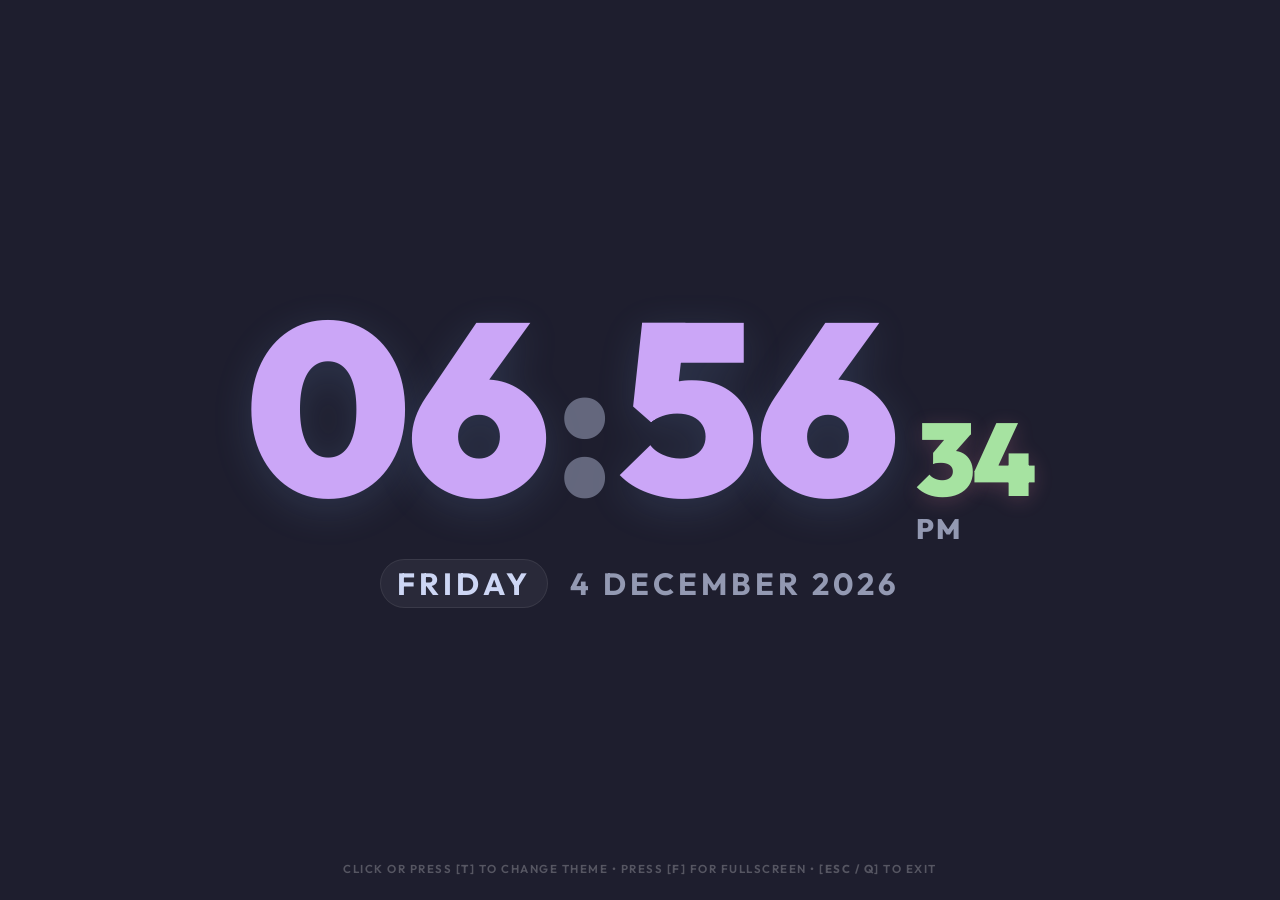
<file: config/clock/index.html>
<!DOCTYPE html>
<html lang="en">
<head>
    <meta charset="UTF-8">
    <meta name="viewport" content="width=device-width, initial-scale=1.0">
    <title>Modern Fullscreen Clock</title>
    <!-- Google Fonts for Ultra-Modern Typography -->
    <link rel="preconnect" href="https://fonts.googleapis.com">
    <link rel="preconnect" href="https://fonts.gstatic.com" crossorigin>
    <link href="https://fonts.googleapis.com/css2?family=Outfit:wght@600;800;900&family=Bebas+Neue&family=Space+Grotesk:wght@700&family=JetBrains+Mono:wght@800&family=Urbanist:wght@800;900&display=swap" rel="stylesheet">
    <style>
        * {
            margin: 0;
            padding: 0;
            box-sizing: border-box;
            user-select: none;
        }

        :root {
            --bg-color: #0b0c10;
            --text-color: #89b4fa;
            --sec-color: #f38ba8;
            --sub-color: #a6adc8;
            --font-family: 'Outfit', sans-serif;
        }

        body {
            background-color: var(--bg-color);
            color: var(--text-color);
            font-family: var(--font-family);
            height: 100vh;
            width: 100vw;
            display: flex;
            flex-direction: column;
            justify-content: center;
            align-items: center;
            overflow: hidden;
            transition: all 0.3s ease;
        }

        .container {
            text-align: center;
            display: flex;
            flex-direction: column;
            align-items: center;
            justify-content: center;
            width: 100%;
        }

        /* HUGE CLOCK DISPLAY */
        .time-wrapper {
            display: flex;
            align-items: baseline;
            justify-content: center;
            line-height: 0.9;
            letter-spacing: -2px;
        }

        .digits {
            font-size: 19vw;
            font-weight: 900;
            color: var(--text-color);
            text-shadow: 0 10px 40px rgba(137, 180, 250, 0.15);
        }

        .colon {
            font-size: 16vw;
            font-weight: 800;
            margin: 0 0.5vw;
            color: var(--sub-color);
            opacity: 0.6;
            animation: pulse 1s infinite alternate;
        }

        .seconds-box {
            display: flex;
            flex-direction: column;
            align-items: flex-start;
            margin-left: 1.5vw;
        }

        .seconds {
            font-size: 8vw;
            font-weight: 900;
            color: var(--sec-color);
            line-height: 1;
            text-shadow: 0 4px 20px rgba(243, 139, 168, 0.2);
        }

        .ampm {
            font-size: 2.2vw;
            font-weight: 800;
            color: var(--sub-color);
            letter-spacing: 2px;
            margin-top: 0.5vw;
        }

        /* DATE & DAY */
        .date-wrapper {
            margin-top: 2.5vh;
            font-size: 2.4vw;
            font-weight: 700;
            letter-spacing: 4px;
            text-transform: uppercase;
            color: var(--sub-color);
        }

        .day-badge {
            color: #cdd6f4;
            background: rgba(255, 255, 255, 0.05);
            padding: 4px 16px;
            border-radius: 999px;
            border: 1px solid rgba(255, 255, 255, 0.08);
            margin-right: 12px;
        }

        /* CONTROLS HINT */
        .controls-hint {
            position: absolute;
            bottom: 24px;
            font-size: 0.9vw;
            letter-spacing: 1.5px;
            color: rgba(255, 255, 255, 0.25);
            text-transform: uppercase;
            font-weight: 600;
            transition: opacity 0.5s;
        }

        body:hover .controls-hint {
            opacity: 0.8;
        }

        @keyframes pulse {
            0% { opacity: 0.3; }
            100% { opacity: 0.9; }
        }

        /* THEME VARIATIONS */
        body.theme-amoled {
            --bg-color: #000000;
            --text-color: #ffffff;
            --sec-color: #00f2fe;
            --sub-color: #888888;
        }

        body.theme-cyberpunk {
            --bg-color: #0f051d;
            --text-color: #f72585;
            --sec-color: #4cc9f0;
            --sub-color: #7209b7;
        }

        body.theme-gold {
            --bg-color: #0d0d0d;
            --text-color: #f6d365;
            --sec-color: #fda085;
            --sub-color: #999;
        }

        body.theme-catppuccin {
            --bg-color: #1e1e2e;
            --text-color: #cba6f7;
            --sec-color: #a6e3a1;
            --sub-color: #9399b2;
        }
    </style>
</head>
<body class="theme-catppuccin">
    <div class="container">
        <div class="time-wrapper">
            <span class="digits" id="hours">00</span>
            <span class="colon">:</span>
            <span class="digits" id="minutes">00</span>
            <div class="seconds-box">
                <span class="seconds" id="seconds">00</span>
                <span class="ampm" id="ampm">AM</span>
            </div>
        </div>
        <div class="date-wrapper">
            <span class="day-badge" id="day">MONDAY</span>
            <span id="date">17 AUGUST 2026</span>
        </div>
    </div>

    <div class="controls-hint">
        Click or Press <b>[T]</b> to Change Theme • Press <b>[F]</b> for Fullscreen • <b>[Esc / Q]</b> to Exit
    </div>

    <script>
        const hoursEl = document.getElementById('hours');
        const minutesEl = document.getElementById('minutes');
        const secondsEl = document.getElementById('seconds');
        const ampmEl = document.getElementById('ampm');
        const dayEl = document.getElementById('day');
        const dateEl = document.getElementById('date');

        function updateTime() {
            const now = new Date();
            let hours = now.getHours();
            const minutes = String(now.getMinutes()).padStart(2, '0');
            const seconds = String(now.getSeconds()).padStart(2, '0');
            const ampm = hours >= 12 ? 'PM' : 'AM';

            // 12-hour format for aesthetic balance
            hours = hours % 12 || 12;
            hoursEl.textContent = String(hours).padStart(2, '0');
            minutesEl.textContent = minutes;
            secondsEl.textContent = seconds;
            ampmEl.textContent = ampm;

            const days = ['SUNDAY', 'MONDAY', 'TUESDAY', 'WEDNESDAY', 'THURSDAY', 'FRIDAY', 'SATURDAY'];
            const months = ['JANUARY', 'FEBRUARY', 'MARCH', 'APRIL', 'MAY', 'JUNE', 'JULY', 'AUGUST', 'SEPTEMBER', 'OCTOBER', 'NOVEMBER', 'DECEMBER'];

            dayEl.textContent = days[now.getDay()];
            dateEl.textContent = `${now.getDate()} ${months[now.getMonth()]} ${now.getFullYear()}`;
        }

        setInterval(updateTime, 1000);
        updateTime();

        // Theme switching logic
        const themes = ['theme-catppuccin', 'theme-amoled', 'theme-cyberpunk', 'theme-gold'];
        let currentTheme = 0;

        function cycleTheme() {
            document.body.className = '';
            currentTheme = (currentTheme + 1) % themes.length;
            document.body.classList.add(themes[currentTheme]);
        }

        document.body.addEventListener('click', cycleTheme);

        window.addEventListener('keydown', (e) => {
            if (e.key.toLowerCase() === 't') {
                cycleTheme();
            } else if (e.key.toLowerCase() === 'f') {
                if (!document.fullscreenElement) {
                    document.documentElement.requestFullscreen();
                } else {
                    document.exitFullscreen();
                }
            } else if (e.key.toLowerCase() === 'q' || e.key === 'Escape') {
                window.close();
            }
        });
    </script>
</body>
</html>
</file>
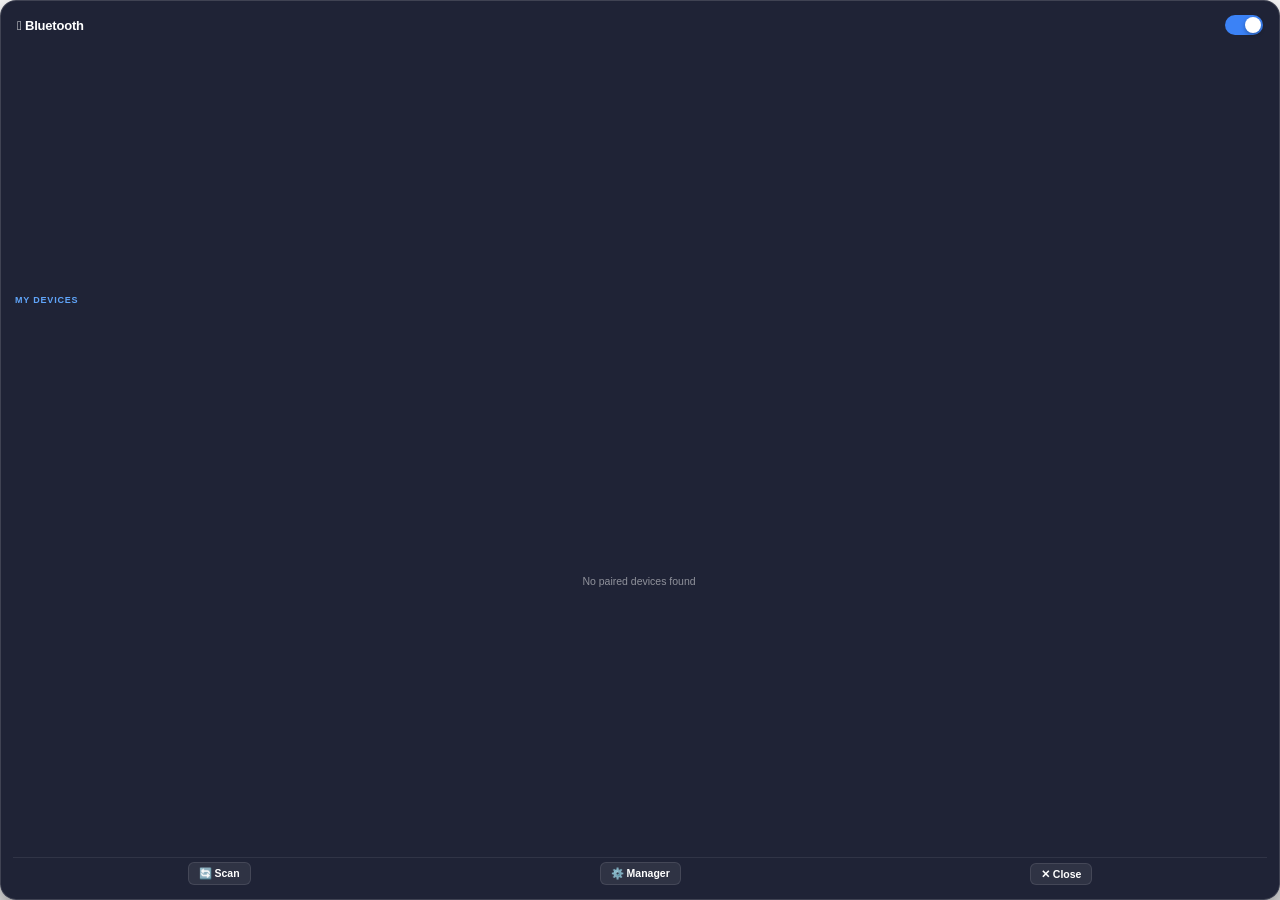
<file: config/waybar/scripts/bluetooth.html>
<!DOCTYPE html>
<html lang="en">
<head>
    <meta charset="UTF-8">
    <meta name="viewport" content="width=device-width, initial-scale=1.0">
    <title>Bluetooth Manager</title>
    <style>
        * {
            margin: 0;
            padding: 0;
            box-sizing: border-box;
            user-select: none;
            -webkit-user-select: none;
        }

        html, body {
            background-color: transparent !important;
            background: transparent !important;
            color: #f1f5f9;
            font-family: "SF Pro Display", "SF Pro Text", "SF Pro", -apple-system, sans-serif;
            overflow: hidden;
            width: 100%;
            height: 100%;
        }

        .card {
            background: rgba(22, 27, 46, 0.96);
            backdrop-filter: blur(30px);
            -webkit-backdrop-filter: blur(30px);
            border: 1px solid rgba(255, 255, 255, 0.15);
            border-radius: 16px;
            padding: 14px 12px;
            box-shadow: 0 16px 40px rgba(0, 0, 0, 0.6);
            display: flex;
            flex-direction: column;
            justify-content: space-between;
            width: 100%;
            height: 100%;
            gap: 8px;
        }

        /* Header & Toggle */
        .header {
            display: flex;
            justify-content: space-between;
            align-items: center;
            padding: 0 4px;
        }

        .title {
            font-size: 13px;
            font-weight: 700;
            letter-spacing: -0.2px;
            color: #ffffff;
            display: flex;
            align-items: center;
            gap: 6px;
        }

        /* macOS Toggle Switch */
        .switch {
            position: relative;
            display: inline-block;
            width: 38px;
            height: 20px;
        }

        .switch input { opacity: 0; width: 0; height: 0; }

        .slider {
            position: absolute;
            cursor: pointer;
            top: 0; left: 0; right: 0; bottom: 0;
            background-color: rgba(255, 255, 255, 0.2);
            transition: .3s;
            border-radius: 20px;
        }

        .slider:before {
            position: absolute;
            content: "";
            height: 16px;
            width: 16px;
            left: 2px;
            bottom: 2px;
            background-color: white;
            transition: .3s;
            border-radius: 50%;
            box-shadow: 0 2px 4px rgba(0,0,0,0.3);
        }

        input:checked + .slider { background-color: #3b82f6; }
        input:checked + .slider:before { transform: translateX(18px); }

        /* Status Banner */
        .status-banner {
            display: none;
            background: rgba(59, 130, 246, 0.2);
            border: 1px solid rgba(59, 130, 246, 0.4);
            border-radius: 6px;
            padding: 6px;
            font-size: 10.5px;
            font-weight: 600;
            color: #ffffff;
            text-align: center;
        }

        /* Connected Card */
        .conn-card {
            background: rgba(59, 130, 246, 0.12);
            border: 1px solid rgba(59, 130, 246, 0.3);
            border-radius: 10px;
            padding: 10px;
            display: flex;
            flex-direction: column;
            gap: 6px;
        }

        .conn-top {
            display: flex;
            justify-content: space-between;
            align-items: center;
        }

        .conn-name {
            font-size: 12.5px;
            font-weight: 700;
            color: #ffffff;
            display: flex;
            align-items: center;
            gap: 6px;
            max-width: 180px;
            white-space: nowrap;
            overflow: hidden;
            text-overflow: ellipsis;
        }

        .btn-disconnect {
            background: rgba(239, 68, 68, 0.2);
            border: 1px solid rgba(239, 68, 68, 0.4);
            color: #f87171;
            border-radius: 4px;
            padding: 2px 6px;
            font-size: 9.5px;
            font-weight: 600;
            cursor: pointer;
            transition: all 0.2s ease;
        }

        .btn-disconnect:hover {
            background: #ef4444;
            color: #ffffff;
        }

        /* Section Titles */
        .section-title {
            font-size: 9px;
            font-weight: 700;
            letter-spacing: 0.8px;
            color: #60a5fa;
            padding-left: 2px;
            margin-top: 2px;
        }

        /* Devices List */
        .devices-list {
            display: flex;
            flex-direction: column;
            gap: 4px;
            max-height: 170px;
            overflow-y: auto;
            padding-right: 2px;
        }

        .devices-list::-webkit-scrollbar { width: 4px; }
        .devices-list::-webkit-scrollbar-thumb { background: rgba(255, 255, 255, 0.2); border-radius: 2px; }

        .device-item {
            display: flex;
            justify-content: space-between;
            align-items: center;
            background: rgba(255, 255, 255, 0.04);
            border: 1px solid rgba(255, 255, 255, 0.06);
            border-radius: 8px;
            padding: 6px 8px;
            font-size: 11px;
            transition: all 0.2s ease;
        }

        .device-item:hover {
            background: rgba(255, 255, 255, 0.12);
            border-color: rgba(255, 255, 255, 0.15);
        }

        .dev-left {
            display: flex;
            align-items: center;
            gap: 7px;
            font-weight: 500;
            max-width: 180px;
            white-space: nowrap;
            overflow: hidden;
            text-overflow: ellipsis;
        }

        .btn-action {
            background: rgba(59, 130, 246, 0.25);
            border: 1px solid rgba(59, 130, 246, 0.4);
            color: #60a5fa;
            border-radius: 4px;
            padding: 2px 8px;
            font-size: 9.5px;
            font-weight: 600;
            cursor: pointer;
            transition: all 0.2s ease;
        }

        .btn-action:hover {
            background: #3b82f6;
            color: #ffffff;
        }

        .btn-action.connected {
            background: rgba(166, 227, 161, 0.2);
            border-color: #a6e3a1;
            color: #a6e3a1;
        }

        /* Bottom Actions Dock */
        .bottom-dock {
            display: flex;
            justify-content: space-around;
            align-items: center;
            padding-top: 4px;
            border-top: 1px solid rgba(255, 255, 255, 0.08);
        }

        .dock-btn {
            background: rgba(255, 255, 255, 0.07);
            border: 1px solid rgba(255, 255, 255, 0.1);
            color: #ffffff;
            border-radius: 6px;
            padding: 4px 10px;
            font-size: 10.5px;
            font-weight: 600;
            display: flex;
            align-items: center;
            gap: 5px;
            cursor: pointer;
            transition: all 0.2s ease;
        }

        .dock-btn:hover {
            background: rgba(255, 255, 255, 0.2);
            transform: scale(1.05);
        }
    </style>
</head>
<body>
    <div class="card">
        <!-- Header -->
        <div class="header">
            <span class="title">󰂯 Bluetooth</span>
            <label class="switch">
                <input type="checkbox" id="bt-toggle" checked onchange="toggleBt(this.checked)">
                <span class="slider"></span>
            </label>
        </div>

        <!-- Status Banner -->
        <div id="status-banner" class="status-banner"></div>

        <!-- Connected Card -->
        <div class="conn-card" id="conn-card" style="display:none;">
            <div class="conn-top">
                <span class="conn-name">🎧 <span id="active-name">Headphones</span></span>
                <button class="btn-disconnect" id="btn-active-disconnect" onclick="disconnectActive()">Disconnect</button>
            </div>
            <div style="font-size:10px; color:rgba(255,255,255,0.7); display:flex; justify-content:space-between;">
                <span>Status: <b style="color:#a6e3a1;">Connected</b></span>
                <span id="active-mac" style="font-family:monospace; opacity:0.6;"></span>
            </div>
        </div>

        <!-- My Devices -->
        <div class="section-title">MY DEVICES</div>
        <div class="devices-list" id="devices-list">
            <div style="text-align:center; padding:12px; font-size:10.5px; color:rgba(255,255,255,0.5);">No paired devices found</div>
        </div>

        <!-- Bottom Actions Dock -->
        <div class="bottom-dock">
            <div class="dock-btn" onclick="sendAction('scan')">🔄 Scan</div>
            <div class="dock-btn" onclick="sendAction('blueman')">⚙️ Manager</div>
            <div class="dock-btn" onclick="sendAction('close')">✕ Close</div>
        </div>
    </div>

    <script>
        let activeDeviceMac = '';

        function sendAction(action, payload) {
            if (window.webkit && window.webkit.messageHandlers && window.webkit.messageHandlers.actionHandler) {
                const msg = payload !== undefined ? `${action}:${payload}` : action;
                window.webkit.messageHandlers.actionHandler.postMessage(msg);
            }
        }

        function toggleBt(enabled) {
            sendAction(enabled ? 'power_on' : 'power_off');
        }

        function showStatus(text, isError) {
            const banner = document.getElementById('status-banner');
            banner.innerText = text;
            banner.style.display = 'block';
            banner.style.borderColor = isError ? '#ef4444' : '#3b82f6';
            banner.style.background = isError ? 'rgba(239, 68, 68, 0.25)' : 'rgba(59, 130, 246, 0.25)';
            setTimeout(() => { banner.style.display = 'none'; }, 4000);
        }

        function connectDevice(mac, name) {
            showStatus(`Connecting to ${name}...`, false);
            sendAction('connect', mac);
        }

        function disconnectDevice(mac) {
            showStatus(`Disconnecting...`, false);
            sendAction('disconnect', mac);
        }

        function disconnectActive() {
            if (activeDeviceMac) {
                disconnectDevice(activeDeviceMac);
            }
        }

        window.updateStats = function(data) {
            if (!data) return;

            document.getElementById('bt-toggle').checked = data.powered;

            // Connected Device
            if (data.connected_device) {
                activeDeviceMac = data.connected_device.mac;
                document.getElementById('conn-card').style.display = 'flex';
                document.getElementById('active-name').innerText = data.connected_device.name;
                document.getElementById('active-mac').innerText = data.connected_device.mac;
            } else {
                activeDeviceMac = '';
                document.getElementById('conn-card').style.display = 'none';
            }

            // Devices List
            if (data.devices && data.devices.length > 0) {
                let html = '';
                data.devices.forEach(dev => {
                    let icon = '📱';
                    const lower = dev.name.toLowerCase();
                    if (lower.includes('headset') || lower.includes('headphone') || lower.includes('airpods') || lower.includes('ear')) icon = '🎧';
                    else if (lower.includes('keyboard') || lower.includes('keychron')) icon = '⌨️';
                    else if (lower.includes('mouse')) icon = '🖱️';
                    else if (lower.includes('speaker') || lower.includes('sound')) icon = '🔊';

                    html += `
                        <div class="device-item">
                            <div class="dev-left">
                                <span>${icon}</span>
                                <span>${dev.name}</span>
                            </div>
                            <div>
                                ${dev.connected 
                                    ? `<button class="btn-action connected" onclick="disconnectDevice('${dev.mac}')">Disconnect</button>` 
                                    : `<button class="btn-action" onclick="connectDevice('${dev.mac}', '${dev.name}')">Connect</button>`
                                }
                            </div>
                        </div>
                    `;
                });
                document.getElementById('devices-list').innerHTML = html;
            } else {
                document.getElementById('devices-list').innerHTML = '<div style="text-align:center; padding:12px; font-size:10.5px; color:rgba(255,255,255,0.5);">No devices paired. Click "Scan" to discover.</div>';
            }
        };
    </script>
</body>
</html>
</file>
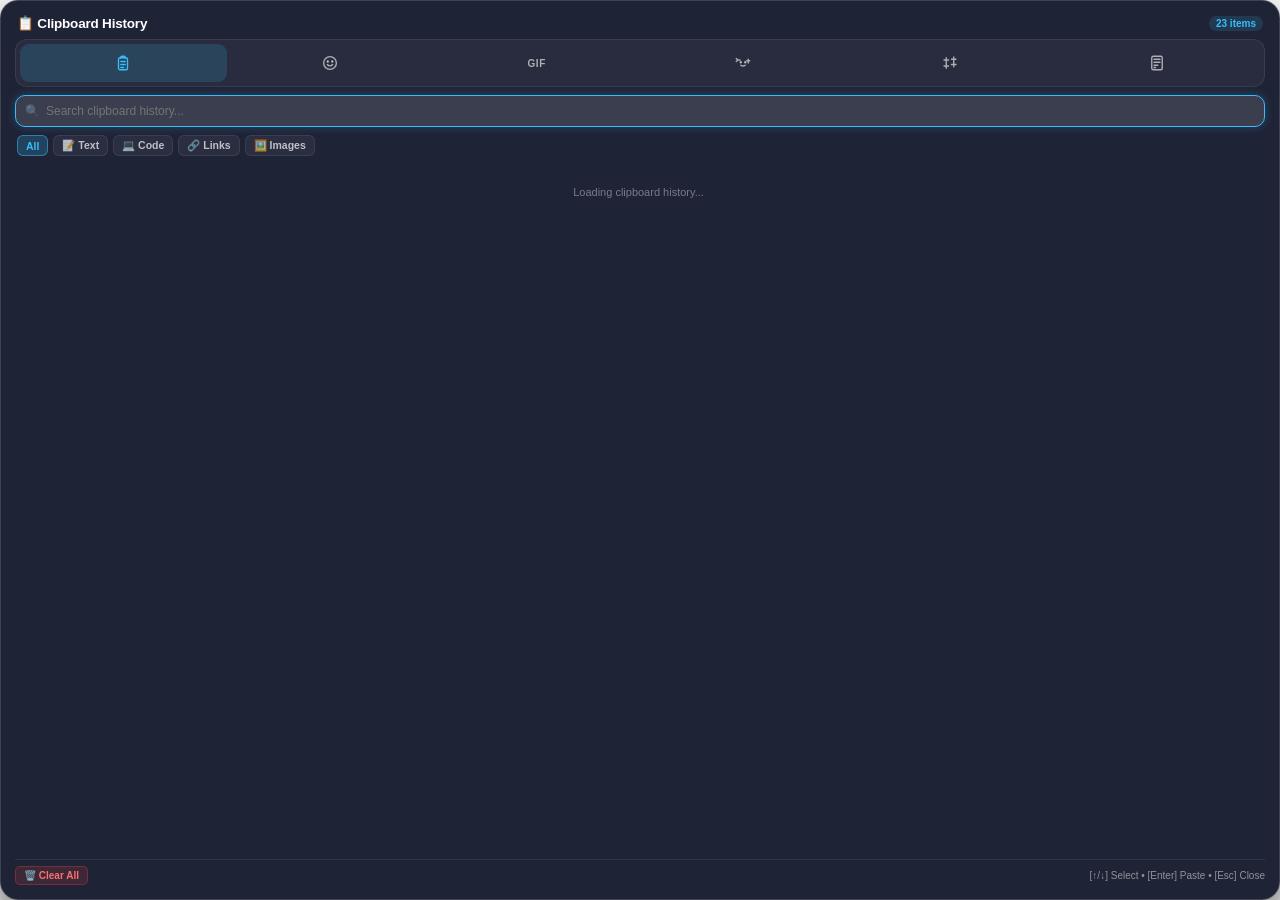
<file: config/waybar/scripts/clipboard.html>
<!DOCTYPE html>
<html lang="en">
<head>
<meta charset="UTF-8">
<meta name="viewport" content="width=device-width, initial-scale=1.0">
<title>Clipboard History</title>
<style>
    * {
        margin: 0;
        padding: 0;
        box-sizing: border-box;
        user-select: none;
        -webkit-user-select: none;
    }

    html, body {
        background-color: transparent !important;
        background: transparent !important;
        color: #f1f5f9;
        font-family: "SF Pro Display", "SF Pro Text", "SF Pro", -apple-system, sans-serif;
        overflow: hidden;
        width: 100%;
        height: 100%;
    }

    .card {
        background: rgba(22, 27, 46, 0.96);
        backdrop-filter: blur(35px);
        -webkit-backdrop-filter: blur(35px);
        border: 1px solid rgba(255, 255, 255, 0.15);
        border-radius: 18px;
        padding: 14px 14px;
        box-shadow: 0 20px 50px rgba(0, 0, 0, 0.7);
        display: flex;
        flex-direction: column;
        width: 100%;
        height: 100%;
        gap: 10px;
    }

    /* Header */
    .header {
        display: flex;
        flex-direction: column;
        gap: 8px;
    }

    .title-row {
        display: flex;
        justify-content: space-between;
        align-items: center;
        padding: 0 2px;
    }

    .title {
        font-size: 13.5px;
        font-weight: 700;
        letter-spacing: -0.2px;
        color: #ffffff;
        display: flex;
        align-items: center;
        gap: 7px;
    }

    .count-badge {
        font-size: 10px;
        font-weight: 700;
        color: #38bdf8;
        background: rgba(56, 189, 248, 0.15);
        padding: 2px 7px;
        border-radius: 10px;
    }

    /* Main category toolbar (6 tabs) */
    .icon-toolbar {
        display: flex;
        align-items: center;
        justify-content: space-between;
        background: rgba(255, 255, 255, 0.04);
        border: 1px solid rgba(255, 255, 255, 0.08);
        border-radius: 12px;
        padding: 4px;
    }

    .icon-tab {
        position: relative;
        flex: 1;
        height: 38px;
        display: flex;
        align-items: center;
        justify-content: center;
        border: 0;
        border-radius: 9px;
        background: transparent;
        color: rgba(255, 255, 255, 0.62);
        cursor: pointer;
        transition: background .16s ease, color .16s ease;
    }

    .icon-tab:hover {
        background: rgba(255, 255, 255, 0.06);
        color: #fff;
    }

    .icon-tab.active {
        background: rgba(56, 189, 248, 0.16);
        color: #38bdf8;
    }

    .icon-tab svg {
        width: 18px;
        height: 18px;
        fill: none;
        stroke: currentColor;
        stroke-width: 1.8;
        stroke-linecap: round;
        stroke-linejoin: round;
    }

    .icon-tab .gif-label {
        font-size: 10px;
        font-weight: 800;
        letter-spacing: .5px;
    }

    /* Search */
    .search-box {
        position: relative;
        width: 100%;
        display: flex;
        align-items: center;
    }

    .search-icon {
        position: absolute;
        left: 10px;
        font-size: 12px;
        color: rgba(255, 255, 255, 0.4);
        pointer-events: none;
    }

    .search-input {
        width: 100%;
        background: rgba(255, 255, 255, 0.07);
        border: 1px solid rgba(255, 255, 255, 0.12);
        border-radius: 10px;
        padding: 8px 10px 8px 30px;
        color: #ffffff;
        font-size: 12px;
        font-family: inherit;
        outline: none;
        transition: all 0.2s ease;
    }

    .search-input:focus {
        background: rgba(255, 255, 255, 0.12);
        border-color: #38bdf8;
        box-shadow: 0 0 10px rgba(56, 189, 248, 0.25);
    }

    /* Filter chips (Clipboard tab only) */
    .tabs-row {
        display: flex;
        gap: 5px;
        padding: 0 2px;
    }

    .tab-btn {
        background: rgba(255, 255, 255, 0.05);
        border: 1px solid rgba(255, 255, 255, 0.08);
        color: rgba(255, 255, 255, 0.7);
        border-radius: 6px;
        padding: 3px 8px;
        font-size: 10.5px;
        font-weight: 600;
        cursor: pointer;
        transition: all 0.2s ease;
    }

    .tab-btn:hover { background: rgba(255, 255, 255, 0.12); color: #ffffff; }

    .tab-btn.active {
        background: rgba(56, 189, 248, 0.2);
        border-color: rgba(56, 189, 248, 0.5);
        color: #38bdf8;
    }

    /* Category chips (Emoji/Symbols) */
    .chip-row {
        display: flex;
        gap: 5px;
        padding: 0 2px;
        overflow-x: auto;
        flex-wrap: nowrap;
    }
    .chip-row::-webkit-scrollbar { height: 0; }

    .chip-btn {
        flex-shrink: 0;
        background: rgba(255, 255, 255, 0.05);
        border: 1px solid rgba(255, 255, 255, 0.08);
        color: rgba(255, 255, 255, 0.7);
        border-radius: 6px;
        padding: 3px 9px;
        font-size: 10.5px;
        font-weight: 600;
        cursor: pointer;
        white-space: nowrap;
    }
    .chip-btn.active {
        background: rgba(56, 189, 248, 0.2);
        border-color: rgba(56, 189, 248, 0.5);
        color: #38bdf8;
    }

    /* Content area / panels */
    .content { flex: 1; overflow: hidden; display: flex; flex-direction: column; }

    .panel { display: none; flex: 1; flex-direction: column; overflow: hidden; gap: 8px; }
    .panel.active { display: flex; }

    .items-list {
        flex: 1;
        display: flex;
        flex-direction: column;
        gap: 6px;
        overflow-y: auto;
        padding-right: 3px;
    }

    .items-list::-webkit-scrollbar { width: 4px; }
    .items-list::-webkit-scrollbar-thumb { background: rgba(255, 255, 255, 0.2); border-radius: 2px; }

    .clip-item {
        display: flex;
        justify-content: space-between;
        align-items: center;
        background: rgba(255, 255, 255, 0.04);
        border: 1px solid rgba(255, 255, 255, 0.06);
        border-radius: 10px;
        padding: 8px 10px;
        cursor: pointer;
        transition: all 0.2s cubic-bezier(0.4, 0, 0.2, 1);
        position: relative;
    }

    .clip-item:hover, .clip-item.selected {
        background: rgba(56, 189, 248, 0.14);
        border-color: rgba(56, 189, 248, 0.35);
        transform: translateX(2px);
    }

    .clip-item.pinned { border-color: rgba(190, 160, 255, 0.55); }

    .clip-left { display: flex; align-items: center; gap: 9px; max-width: 78%; min-width: 0; }

    .clip-type-icon {
        font-size: 14px;
        display: flex;
        align-items: center;
        justify-content: center;
        width: 24px;
        height: 24px;
        border-radius: 6px;
        background: rgba(255, 255, 255, 0.06);
        flex-shrink: 0;
        overflow: hidden;
    }

    .clip-type-icon img { width: 100%; height: 100%; object-fit: cover; border-radius: 6px; }

    .clip-details { display: flex; flex-direction: column; gap: 2px; overflow: hidden; min-width: 0; }

    .clip-text {
        font-size: 11.5px;
        font-weight: 500;
        color: #ffffff;
        white-space: nowrap;
        overflow: hidden;
        text-overflow: ellipsis;
    }

    .clip-meta { font-size: 9.5px; color: rgba(255, 255, 255, 0.45); font-weight: 500; display: flex; gap: 6px; }

    .clip-right { display: flex; align-items: center; gap: 4px; opacity: 0; transition: opacity 0.2s ease; }
    .clip-item:hover .clip-right, .clip-item.selected .clip-right { opacity: 1; }

    .action-btn {
        background: rgba(255, 255, 255, 0.1);
        border: 1px solid rgba(255, 255, 255, 0.15);
        color: #ffffff;
        border-radius: 4px;
        padding: 3px 6px;
        font-size: 10px;
        cursor: pointer;
        transition: all 0.15s ease;
    }

    .action-btn:hover { background: #38bdf8; color: #0f172a; border-color: #38bdf8; }
    .action-btn.btn-delete:hover { background: #ef4444; color: #ffffff; border-color: #ef4444; }
    .action-btn.btn-pin.active { background: #cba7ff; color: #1a1030; border-color: #cba7ff; }

    /* Emoji / kaomoji / symbols grid */
    .glyph-grid {
        flex: 1;
        overflow-y: auto;
        display: grid;
        grid-template-columns: repeat(8, 1fr);
        gap: 4px;
        align-content: flex-start;
        padding-right: 3px;
    }
    .glyph-grid::-webkit-scrollbar { width: 4px; }
    .glyph-grid::-webkit-scrollbar-thumb { background: rgba(255, 255, 255, 0.2); border-radius: 2px; }

    .glyph-cell {
        aspect-ratio: 1;
        display: flex;
        align-items: center;
        justify-content: center;
        font-size: 18px;
        border-radius: 8px;
        background: rgba(255, 255, 255, 0.04);
        border: 1px solid rgba(255, 255, 255, 0.06);
        cursor: pointer;
        transition: all .15s ease;
    }
    .glyph-cell:hover { background: rgba(56, 189, 248, 0.18); border-color: rgba(56, 189, 248, 0.4); transform: scale(1.08); }

    .kaomoji-list { flex: 1; overflow-y: auto; display: flex; flex-direction: column; gap: 5px; padding-right: 3px; }
    .kaomoji-cell {
        padding: 8px 10px;
        font-size: 13px;
        text-align: center;
        border-radius: 9px;
        background: rgba(255, 255, 255, 0.04);
        border: 1px solid rgba(255, 255, 255, 0.06);
        cursor: pointer;
    }
    .kaomoji-cell:hover { background: rgba(56, 189, 248, 0.14); border-color: rgba(56, 189, 248, 0.35); }

    /* GIF grid */
    .gif-grid {
        flex: 1;
        overflow-y: auto;
        display: grid;
        grid-template-columns: repeat(3, 1fr);
        gap: 6px;
        align-content: flex-start;
        padding-right: 3px;
    }
    .gif-cell {
        aspect-ratio: 1;
        border-radius: 8px;
        overflow: hidden;
        background: rgba(255, 255, 255, 0.05);
        border: 1px solid rgba(255, 255, 255, 0.08);
        cursor: pointer;
    }
    .gif-cell img { width: 100%; height: 100%; object-fit: cover; display: block; }

    .empty-state {
        flex: 1;
        display: flex;
        align-items: center;
        justify-content: center;
        flex-direction: column;
        gap: 8px;
        color: rgba(255, 255, 255, 0.5);
        text-align: center;
        padding: 20px;
    }
    .empty-state .big { font-size: 26px; }
    .empty-state .msg { font-size: 12px; max-width: 320px; line-height: 1.5; }
    .empty-state input {
        margin-top: 4px;
        width: 260px;
        background: rgba(255, 255, 255, 0.07);
        border: 1px solid rgba(255, 255, 255, 0.15);
        border-radius: 8px;
        padding: 6px 9px;
        color: #fff;
        font-size: 11px;
        outline: none;
    }
    .empty-state button {
        margin-top: 4px;
        background: rgba(56, 189, 248, 0.2);
        border: 1px solid rgba(56, 189, 248, 0.5);
        color: #38bdf8;
        border-radius: 8px;
        padding: 6px 14px;
        font-size: 11px;
        font-weight: 700;
        cursor: pointer;
    }

    /* Toast */
    .toast {
        display: none;
        position: absolute;
        bottom: 45px;
        left: 50%;
        transform: translateX(-50%);
        background: rgba(16, 185, 129, 0.9);
        color: #ffffff;
        font-size: 11px;
        font-weight: 600;
        padding: 5px 12px;
        border-radius: 20px;
        box-shadow: 0 4px 12px rgba(0, 0, 0, 0.4);
        z-index: 10;
    }

    /* Bottom dock */
    .bottom-dock {
        display: flex;
        justify-content: space-between;
        align-items: center;
        padding-top: 6px;
        border-top: 1px solid rgba(255, 255, 255, 0.08);
        font-size: 10px;
        color: rgba(255, 255, 255, 0.5);
    }

    .dock-left { display: flex; gap: 8px; align-items: center; }

    .btn-clear {
        background: rgba(239, 68, 68, 0.15);
        border: 1px solid rgba(239, 68, 68, 0.3);
        color: #f87171;
        border-radius: 5px;
        padding: 3px 8px;
        font-size: 10px;
        font-weight: 600;
        cursor: pointer;
        transition: all 0.2s ease;
    }
    .btn-clear:hover { background: #ef4444; color: #ffffff; }
</style>
</head>
<body>
<div class="card">

    <div class="header">
        <div class="title-row">
            <span class="title">📋 Clipboard History</span>
            <span class="count-badge" id="item-count">0 items</span>
        </div>

        <div class="icon-toolbar" id="icon-toolbar">
            <button class="icon-tab active" data-tab="clipboard" title="Clipboard">
                <svg viewBox="0 0 24 24"><rect x="6" y="5" width="12" height="16" rx="2"></rect><path d="M9 5.5V4.5C9 3.7 9.7 3 10.5 3h3c.8 0 1.5.7 1.5 1.5v1"></path><path d="M9 10h6M9 14h6M9 18h4"></path></svg>
            </button>
            <button class="icon-tab" data-tab="emoji" title="Emoji">
                <svg viewBox="0 0 24 24"><circle cx="12" cy="12" r="8.5"></circle><circle cx="9" cy="10" r=".7" fill="currentColor"></circle><circle cx="15" cy="10" r=".7" fill="currentColor"></circle><path d="M8.5 14c.9 1.2 2 1.8 3.5 1.8s2.6-.6 3.5-1.8"></path></svg>
            </button>
            <button class="icon-tab" data-tab="gif" title="GIF">
                <span class="gif-label">GIF</span>
            </button>
            <button class="icon-tab" data-tab="kaomoji" title="Kaomoji">
                <svg viewBox="0 0 24 24"><path d="M5 8h3M5 8 3 6M5 8l-2 2"></path><circle cx="9" cy="11" r=".7" fill="currentColor"></circle><circle cx="15" cy="11" r=".7" fill="currentColor"></circle><path d="M9 15c1.8 1.3 4.2 1.3 6 0"></path><path d="M19 7v5M21 9h-4"></path></svg>
            </button>
            <button class="icon-tab" data-tab="symbols" title="Symbols">
                <svg viewBox="0 0 24 24"><path d="M7 5v14M4 8h6M4 16h6"></path><path d="M14 7h6M17 4v6"></path><path d="M14 14h6M17 11v6"></path></svg>
            </button>
            <button class="icon-tab" data-tab="history" title="History">
                <svg viewBox="0 0 24 24"><rect x="5" y="3" width="14" height="18" rx="2"></rect><path d="M8 7h8M8 11h8M8 15h5M8 18h2"></path></svg>
            </button>
        </div>

        <div class="search-box" id="search-box">
            <span class="search-icon">🔍</span>
            <input type="text" id="search-input" class="search-input" placeholder="Search clipboard history..." autofocus oninput="onSearch(this.value)" onkeydown="handleKey(event)">
        </div>

        <div class="tabs-row" id="clipboard-filters">
            <button class="tab-btn active" onclick="setFilter('all', this)">All</button>
            <button class="tab-btn" onclick="setFilter('text', this)">📝 Text</button>
            <button class="tab-btn" onclick="setFilter('code', this)">💻 Code</button>
            <button class="tab-btn" onclick="setFilter('link', this)">🔗 Links</button>
            <button class="tab-btn" onclick="setFilter('image', this)">🖼️ Images</button>
        </div>

        <div class="chip-row" id="emoji-cats" style="display:none;"></div>
        <div class="chip-row" id="symbol-cats" style="display:none;"></div>
    </div>

    <div class="content">
        <section class="panel active" id="panel-clipboard">
            <div class="items-list" id="clipboard-list">
                <div style="text-align:center; padding:20px; font-size:11px; color:rgba(255,255,255,0.4);">Loading clipboard history...</div>
            </div>
        </section>

        <section class="panel" id="panel-emoji">
            <div class="glyph-grid" id="emoji-grid"></div>
        </section>

        <section class="panel" id="panel-gif">
            <div id="gif-body" class="empty-state">
                <div class="big">🎬</div>
                <div class="msg">No Tenor API key configured yet. Add a free key to <code>~/.config/waybar/scripts/tenor_key.txt</code> (one line, just the key) then reopen this popup to enable live GIF search.</div>
            </div>
        </section>

        <section class="panel" id="panel-kaomoji">
            <div class="kaomoji-list" id="kaomoji-list"></div>
        </section>

        <section class="panel" id="panel-symbols">
            <div class="glyph-grid" id="symbols-grid"></div>
        </section>

        <section class="panel" id="panel-history">
            <div class="items-list" id="history-list"></div>
        </section>
    </div>

    <div id="toast" class="toast">Copied to Clipboard! ✓</div>

    <div class="bottom-dock" id="bottom-dock">
        <div class="dock-left">
            <button class="btn-clear" onclick="sendAction('clear_all')">🗑️ Clear All</button>
        </div>
        <div>[↑/↓] Select • [Enter] Paste • [Esc] Close</div>
    </div>
</div>

<script>
/* ===================== Bridge to Python/WebKit backend ===================== */
function sendAction(action, payload) {
    if (window.webkit && window.webkit.messageHandlers && window.webkit.messageHandlers.actionHandler) {
        const msg = payload !== undefined ? `${action}:${payload}` : action;
        window.webkit.messageHandlers.actionHandler.postMessage(msg);
    }
}

function b64encodeUnicode(str) {
    return btoa(unescape(encodeURIComponent(str)));
}

function showToast(msg) {
    const toast = document.getElementById('toast');
    toast.innerText = msg;
    toast.style.display = 'block';
    setTimeout(() => { toast.style.display = 'none'; }, 1400);
}

function copyRaw(text) {
    showToast('Copied ✓');
    sendAction('copy_raw', b64encodeUnicode(text));
}

/* ===================== State ===================== */
let allItems = [];
let activeMainTab = 'clipboard';
let activeFilter = 'all';
let selectedIndex = 0;
let thumbCache = {};
let tenorKey = '';

/* ===================== Main tab switching ===================== */
document.querySelectorAll('.icon-tab').forEach(tab => {
    tab.addEventListener('click', () => switchMainTab(tab.dataset.tab));
});

function switchMainTab(tabName) {
    activeMainTab = tabName;

    document.querySelectorAll('.icon-tab').forEach(t => t.classList.toggle('active', t.dataset.tab === tabName));
    document.querySelectorAll('.panel').forEach(p => p.classList.remove('active'));
    document.getElementById('panel-' + tabName).classList.add('active');

    document.getElementById('clipboard-filters').style.display = (tabName === 'clipboard') ? 'flex' : 'none';
    document.getElementById('emoji-cats').style.display = (tabName === 'emoji') ? 'flex' : 'none';
    document.getElementById('symbol-cats').style.display = (tabName === 'symbols') ? 'flex' : 'none';
    document.getElementById('bottom-dock').style.display = (tabName === 'clipboard' || tabName === 'history') ? 'flex' : 'none';

    const placeholders = {
        clipboard: 'Search clipboard history...',
        emoji: 'Search emoji...',
        gif: 'Search GIFs...',
        kaomoji: 'Search kaomoji...',
        symbols: 'Search symbols...',
        history: 'Search full history...',
    };
    document.getElementById('search-input').placeholder = placeholders[tabName] || 'Search...';
    document.getElementById('search-input').value = '';

    renderActiveTab('');
    document.getElementById('search-input').focus();
}

function renderActiveTab(query) {
    if (activeMainTab === 'clipboard') renderClipboardList(query, 'clipboard-list', false);
    else if (activeMainTab === 'history') renderClipboardList(query, 'history-list', true);
    else if (activeMainTab === 'emoji') renderEmojiGrid(query);
    else if (activeMainTab === 'kaomoji') renderKaomojiList(query);
    else if (activeMainTab === 'symbols') renderSymbolsGrid(query);
    else if (activeMainTab === 'gif') renderGifTab(query);
}

function onSearch(query) { renderActiveTab(query); }

function setFilter(filter, el) {
    activeFilter = filter;
    document.querySelectorAll('#clipboard-filters .tab-btn').forEach(b => b.classList.remove('active'));
    el.classList.add('active');
    renderActiveTab(document.getElementById('search-input').value);
}

/* ===================== Clipboard / History ===================== */
function classifyContent(text) {
    if (text.startsWith('[[ binary data')) return 'image';
    if (text.startsWith('http://') || text.startsWith('https://') || text.startsWith('www.')) return 'link';
    if (text.includes('function') || text.includes('def ') || text.includes('const ') || text.includes('import ') || text.includes('<html>') || text.includes('class ') || (text.includes('{') && text.includes('}'))) return 'code';
    return 'text';
}

let filteredClipboard = [];
let filteredHistory = [];

function renderClipboardList(searchQuery, containerId, isHistory) {
    const container = document.getElementById(containerId);
    const query = (searchQuery !== undefined ? searchQuery : document.getElementById('search-input').value).toLowerCase();

    let pool = allItems;
    if (!isHistory) pool = allItems.slice(0, 60);

    const filtered = pool.filter(item => {
        const type = item.type === 'image' ? 'image' : classifyContent(item.content);
        const matchesFilter = isHistory || activeFilter === 'all' || activeFilter === type;
        const matchesSearch = !query || item.content.toLowerCase().includes(query);
        return matchesFilter && matchesSearch;
    });

    if (isHistory) filteredHistory = filtered; else filteredClipboard = filtered;

    if (activeMainTab === containerId.replace('-list', '') || (containerId === 'clipboard-list' && activeMainTab === 'clipboard') || (containerId === 'history-list' && activeMainTab === 'history')) {
        document.getElementById('item-count').innerText = `${filtered.length} items`;
    }

    if (filtered.length === 0) {
        container.innerHTML = '<div style="text-align:center; padding:30px; font-size:11.5px; color:rgba(255,255,255,0.4);">No clipboard items found</div>';
        return;
    }

    let html = '';
    filtered.forEach((item, index) => {
        const isImage = item.type === 'image';
        const type = isImage ? 'image' : classifyContent(item.content);
        let icon = '📝', typeName = 'Text';
        if (type === 'image') { icon = '🖼️'; typeName = 'Image'; }
        else if (type === 'link') { icon = '🔗'; typeName = 'Link'; }
        else if (type === 'code') { icon = '💻'; typeName = 'Code'; }

        const isSelected = index === selectedIndex;
        const preview = isImage
            ? `${item.fmt ? item.fmt.toUpperCase() : 'IMG'} · ${item.dims || ''} · ${item.size || ''}`
            : item.content.replace(/</g, '&lt;').replace(/>/g, '&gt;');

        const thumbHtml = isImage
            ? (thumbCache[item.id] ? `<img src="${thumbCache[item.id]}">` : icon)
            : icon;

        html += `
            <div class="clip-item ${isSelected ? 'selected' : ''} ${item.pinned ? 'pinned' : ''}" data-id="${item.id}" onclick="handleClipClick('${item.id}', ${isImage})">
                <div class="clip-left">
                    <div class="clip-type-icon" id="thumb-${item.id}">${thumbHtml}</div>
                    <div class="clip-details">
                        <span class="clip-text">${preview}</span>
                        <div class="clip-meta">
                            <span>${typeName}</span><span>•</span><span>#${item.id}</span>
                        </div>
                    </div>
                </div>
                <div class="clip-right">
                    <button class="action-btn btn-pin ${item.pinned ? 'active' : ''}" title="${item.pinned ? 'Unpin' : 'Pin'}" onclick="event.stopPropagation(); sendAction('toggle_pin', '${item.id}');">📌</button>
                    <button class="action-btn" onclick="event.stopPropagation(); handleClipClick('${item.id}', ${isImage});">Copy</button>
                    <button class="action-btn btn-delete" onclick="event.stopPropagation(); sendAction('delete_item', '${item.id}');">✕</button>
                </div>
            </div>
        `;

        if (isImage && !thumbCache[item.id]) {
            sendAction('get_thumb', item.id);
        }
    });

    container.innerHTML = html;
}

function handleClipClick(id, isImage) {
    showToast('Copied to Clipboard! ✓');
    sendAction('copy_item', id);
}

function handleKey(event) {
    const listActive = (activeMainTab === 'clipboard') ? filteredClipboard : (activeMainTab === 'history' ? filteredHistory : null);
    if (!listActive) {
        if (event.key === 'Escape') sendAction('close');
        return;
    }
    if (event.key === 'ArrowDown') {
        event.preventDefault();
        selectedIndex = Math.min(listActive.length - 1, selectedIndex + 1);
        renderActiveTab(document.getElementById('search-input').value);
    } else if (event.key === 'ArrowUp') {
        event.preventDefault();
        selectedIndex = Math.max(0, selectedIndex - 1);
        renderActiveTab(document.getElementById('search-input').value);
    } else if (event.key === 'Enter') {
        event.preventDefault();
        if (listActive[selectedIndex]) handleClipClick(listActive[selectedIndex].id, listActive[selectedIndex].type === 'image');
    } else if (event.key === 'Escape') {
        sendAction('close');
    }
}

/* Called by python backend once a real thumbnail has been decoded */
window.setThumb = function(id, dataUrl) {
    thumbCache[id] = dataUrl;
    const el = document.getElementById('thumb-' + id);
    if (el) el.innerHTML = `<img src="${dataUrl}">`;
};

/* Called by python backend with fresh clipboard data */
window.updateStats = function(data) {
    if (!data || !data.items) return;
    allItems = data.items;
    tenorKey = data.tenorKey || '';
    renderActiveTab(document.getElementById('search-input').value);
};

/* ===================== Emoji ===================== */
const EMOJI_DATA = {
    "Smileys": ["😀","😃","😄","😁","😆","😅","🤣","😂","🙂","🙃","😉","😊","😇","😍","🥰","😘","😗","😚","😙","😋","😛","😜","🤪","😝","🤑","🤗","🤭","🤫","🤔","🤐","🤨","😐","😑","😶","😏","😒","🙄","😬","🤥","😌","😔","😪","🤤","😴","😷","🤒","🤕","🤢","🤮","🥵","🥶","🥴","😵","🤯","🥳","😎","🤓","🧐","😕","😟","🙁","☹️","😮","😯","😲","😳","🥺","😦","😧","😨","😰","😥","😢","😭","😱","😖","😣","😞","😓","😩","😫","🥱","😤","😡","😠","🤬"],
    "Gestures": ["👋","🤚","🖐️","✋","🖖","👌","🤌","🤏","✌️","🤞","🤟","🤘","🤙","👈","👉","👆","🖕","👇","☝️","👍","👎","✊","👊","🤛","🤜","👏","🙌","👐","🤲","🤝","🙏","💪","🦾","🦵","🦶","👂","🦻","👃","🧠","👀","👁️","👅","👄"],
    "Hearts": ["❤️","🧡","💛","💚","💙","💜","🤎","🖤","🤍","💔","❣️","💕","💞","💓","💗","💖","💘","💝","💟","♥️"],
    "Animals": ["🐶","🐱","🐭","🐹","🐰","🦊","🐻","🐼","🐨","🐯","🦁","🐮","🐷","🐸","🐵","🙈","🙉","🙊","🐔","🐧","🐦","🐤","🦆","🦉","🦇","🐺","🐗","🐴","🦄","🐝","🐛","🦋","🐌","🐞","🐜","🦗","🕷️","🐢","🐍","🦎","🦂","🦀","🐙","🐠","🐟","🐬","🐳","🐋","🦈","🐊"],
    "Food": ["🍏","🍎","🍐","🍊","🍋","🍌","🍉","🍇","🍓","🫐","🍈","🍒","🍑","🥭","🍍","🥥","🥝","🍅","🍆","🥑","🥦","🥬","🥒","🌽","🥕","🧄","🧅","🥔","🍠","🥐","🍞","🥖","🥨","🧀","🥚","🍳","🥞","🧇","🥓","🥩","🍗","🍔","🍟","🍕","🌭","🥪","🌮","🌯","🥗","🍿","🧂","🍩","🍪","🎂","🍰","🧁","🥧","🍫","🍬","🍭","☕","🍵","🧃","🥤","🍺","🍷"],
    "Activities": ["⚽","🏀","🏈","⚾","🎾","🏐","🏉","🎱","🏓","🏸","🥊","🥋","⛳","🎯","🎮","🎲","🧩","🎸","🎹","🥁","🎺","🎷","🎨","🎭","🎬","🎤","🎧","🚴","🏊","🧗","🏆","🥇"],
    "Travel": ["🚗","🚕","🚙","🚌","🚎","🏎️","🚓","🚑","🚒","🚐","🚚","🚛","🚜","🛵","🏍️","🚲","✈️","🚀","🛸","🚁","⛵","🚤","🛳️","⛴️","🚂","🚆","🚇","🚉","🗽","🗼","🏰","🏯","🌋","🗻","🏔️","⛰️","🏕️","🏖️","🏝️"],
    "Objects": ["⌚","📱","💻","⌨️","🖥️","🖨️","🖱️","💾","💿","📀","🎥","📷","📸","📹","☎️","📞","📟","📠","📺","📻","🎙️","⏱️","⏰","🕰️","🔋","🔌","💡","🔦","🕯️","🧯","🛢️","💵","💰","💳","💎","🔧","🔨","⚙️","🧰","🧲","🔫","🧨","🔪","🗡️","⚔️","🛡️","🚬","⚰️","🏺","🔮","📿"]
};

let emojiFiltered = [];

function buildEmojiCats() {
    const bar = document.getElementById('emoji-cats');
    bar.innerHTML = Object.keys(EMOJI_DATA).map((cat, i) =>
        `<button class="chip-btn ${i === 0 ? 'active' : ''}" data-cat="${cat}" onclick="setEmojiCat('${cat}', this)">${cat}</button>`
    ).join('');
}

let activeEmojiCat = 'Smileys';
function setEmojiCat(cat, el) {
    activeEmojiCat = cat;
    document.querySelectorAll('#emoji-cats .chip-btn').forEach(b => b.classList.remove('active'));
    el.classList.add('active');
    renderEmojiGrid(document.getElementById('search-input').value);
}

function renderEmojiGrid(query) {
    const grid = document.getElementById('emoji-grid');
    query = (query || '').trim();
    let list;
    if (query) {
        list = Object.values(EMOJI_DATA).flat();
        document.getElementById('item-count').innerText = `${list.length} items`;
        grid.innerHTML = list.map(e => `<div class="glyph-cell" onclick="copyRaw('${e}')">${e}</div>`).join('');
        return;
    }
    list = EMOJI_DATA[activeEmojiCat] || [];
    document.getElementById('item-count').innerText = `${list.length} items`;
    grid.innerHTML = list.map(e => `<div class="glyph-cell" onclick="copyRaw('${e}')">${e}</div>`).join('');
}

/* ===================== Kaomoji ===================== */
const KAOMOJI_DATA = [
    "(づ｡◕‿‿◕｡)づ","(｀・ω・´)","(＾◡＾)","(¬‿¬)","ヽ(°〇°)ﾉ","(╯°□°）╯︵ ┻━┻","┬─┬ノ( º _ ºノ)",
    "(ノಥ益ಥ)ノ ┻━┻","ಥ_ಥ","(っ˘̩╭╮˘̩)っ","(っ´ω`c)","(◕‿◕✿)","(๑˃̵ᴗ˂̵)و","٩(◕‿◕)۶",
    "(っ◕‿◕)っ","ヾ(＾-＾)ノ","(≧◡≦)","(*≧ω≦*)","(⌐■_■)","ʘ‿ʘ","( ͡° ͜ʖ ͡°)","¯\\_(ツ)_/¯",
    "(╥﹏╥)","(っ˘̩╭╮˘̩)っ","(っ °Д °;)っ","(ノ°益°)ノ","(¬_¬)","ヽ(ー_ー )ノ","(￣ω￣)","(・_・;)",
    "(｀_´)ゞ","(＠_＠)","(°ロ°) !","Σ(°△°|||)︴","(⊙_⊙)","(✿◠‿◠)","(∩˃o˂∩)♡","♡(˃͈ દ ˂͈ ༶ )",
    "(´｡• ᵕ •｡`)","(ﾉ´ヮ`)ﾉ*: ･ﾟ","(☆▽☆)","(੭ˊ^ˋ)੭","(ㆆ_ㆆ)","٩(｡•́‿•̀｡)۶","(ᵔ.ᵔ)","(´• ω •`)"
];

let kaomojiFiltered = [];
function copyKaomoji(i) {
    if (kaomojiFiltered[i]) copyRaw(kaomojiFiltered[i]);
}

function renderKaomojiList(query) {
    const list = document.getElementById('kaomoji-list');
    query = (query || '').trim();
    const filtered = query ? KAOMOJI_DATA.filter(k => k.includes(query)) : KAOMOJI_DATA;
    document.getElementById('item-count').innerText = `${filtered.length} items`;
    kaomojiFiltered = filtered;
    list.innerHTML = filtered.map((k, i) => `<div class="kaomoji-cell" onclick="copyKaomoji(${i})">${k.replace(/</g, '&lt;').replace(/>/g, '&gt;')}</div>`).join('');
}

/* ===================== Symbols ===================== */
const SYMBOL_DATA = {
    "Arrows": ["←","↑","→","↓","↔","↕","↖","↗","↘","↙","⇐","⇑","⇒","⇓","⇔","⇕","➤","➔","➜","➡","⬅","⬆","⬇"],
    "Math": ["±","×","÷","≈","≠","≤","≥","∞","√","∑","∏","∂","∆","∇","∫","≡","≅","∝","∈","∉","⊂","⊃","∪","∩","∅","%","‰","°"],
    "Currency": ["$","€","£","¥","₹","₽","₩","₪","₫","₴","₦","₡","₱","฿","₮","₭","¢"],
    "Punctuation": ["…","–","—","‘","’","“","”","«","»","‹","›","¡","¿","§","¶","•","·","‽","⁂"],
    "Bullets": ["●","○","■","□","▲","△","▼","▽","◆","◇","★","☆","♠","♣","♥","♦","✓","✔","✗","✘","☑","☒"],
    "Latin/Misc": ["©","®","™","℗","№","℠","µ","∴","∵","∀","∃","⌘","⌥","⇧","⌃","⏎","␣","☯","☮","✈","☂","☀","☁","☔","⚡","❄"]
};

let activeSymbolCat = 'Arrows';
function buildSymbolCats() {
    const bar = document.getElementById('symbol-cats');
    bar.innerHTML = Object.keys(SYMBOL_DATA).map((cat, i) =>
        `<button class="chip-btn ${i === 0 ? 'active' : ''}" data-cat="${cat}" onclick="setSymbolCat('${cat}', this)">${cat}</button>`
    ).join('');
}

function setSymbolCat(cat, el) {
    activeSymbolCat = cat;
    document.querySelectorAll('#symbol-cats .chip-btn').forEach(b => b.classList.remove('active'));
    el.classList.add('active');
    renderSymbolsGrid(document.getElementById('search-input').value);
}

function renderSymbolsGrid(query) {
    const grid = document.getElementById('symbols-grid');
    query = (query || '').trim();
    let list;
    if (query) {
        list = Object.values(SYMBOL_DATA).flat().filter(s => s.includes(query));
    } else {
        list = SYMBOL_DATA[activeSymbolCat] || [];
    }
    document.getElementById('item-count').innerText = `${list.length} items`;
    grid.innerHTML = list.map(s => `<div class="glyph-cell" onclick="copyRaw('${s}')">${s}</div>`).join('');
}

/* ===================== GIF (Tenor) ===================== */
let gifDebounce = null;
function renderGifTab(query) {
    const body = document.getElementById('gif-body');
    query = (query || '').trim();

    if (!tenorKey) {
        body.className = 'empty-state';
        body.innerHTML = `
            <div class="big">🎬</div>
            <div class="msg">No Tenor API key configured yet. Add a free key to
            <code>~/.config/waybar/scripts/tenor_key.txt</code> (one line, just the key),
            then reopen this popup to enable live GIF search.</div>`;
        document.getElementById('item-count').innerText = `0 items`;
        return;
    }

    if (!query) {
        body.className = 'empty-state';
        body.innerHTML = `<div class="big">🎬</div><div class="msg">Type something above to search GIFs.</div>`;
        document.getElementById('item-count').innerText = `0 items`;
        return;
    }

    clearTimeout(gifDebounce);
    gifDebounce = setTimeout(() => fetchGifs(query), 300);
}

function fetchGifs(query) {
    const body = document.getElementById('gif-body');
    body.className = 'empty-state';
    body.innerHTML = `<div class="big">⏳</div><div class="msg">Searching…</div>`;

    const url = `https://tenor.googleapis.com/v2/search?q=${encodeURIComponent(query)}&key=${encodeURIComponent(tenorKey)}&limit=18&media_filter=gif`;
    fetch(url).then(r => r.json()).then(data => {
        const results = data.results || [];
        document.getElementById('item-count').innerText = `${results.length} items`;
        if (!results.length) {
            body.innerHTML = `<div class="big">😕</div><div class="msg">No GIFs found for "${query}".</div>`;
            return;
        }
        body.className = 'gif-grid';
        body.innerHTML = results.map(g => {
            const gifUrl = (g.media_formats && (g.media_formats.tinygif || g.media_formats.gif) || {}).url || '';
            return `<div class="gif-cell" onclick="copyGifUrl('${gifUrl}')"><img src="${gifUrl}" loading="lazy"></div>`;
        }).join('');
    }).catch(() => {
        body.className = 'empty-state';
        body.innerHTML = `<div class="big">⚠️</div><div class="msg">Couldn't reach Tenor. Check your internet connection or API key.</div>`;
    });
}

function copyGifUrl(url) {
    if (!url) return;
    copyRaw(url);
}

/* ===================== Init ===================== */
buildEmojiCats();
buildSymbolCats();
renderEmojiGrid('');
renderKaomojiList('');
renderSymbolsGrid('');
</script>
</body>
</html>
</file>
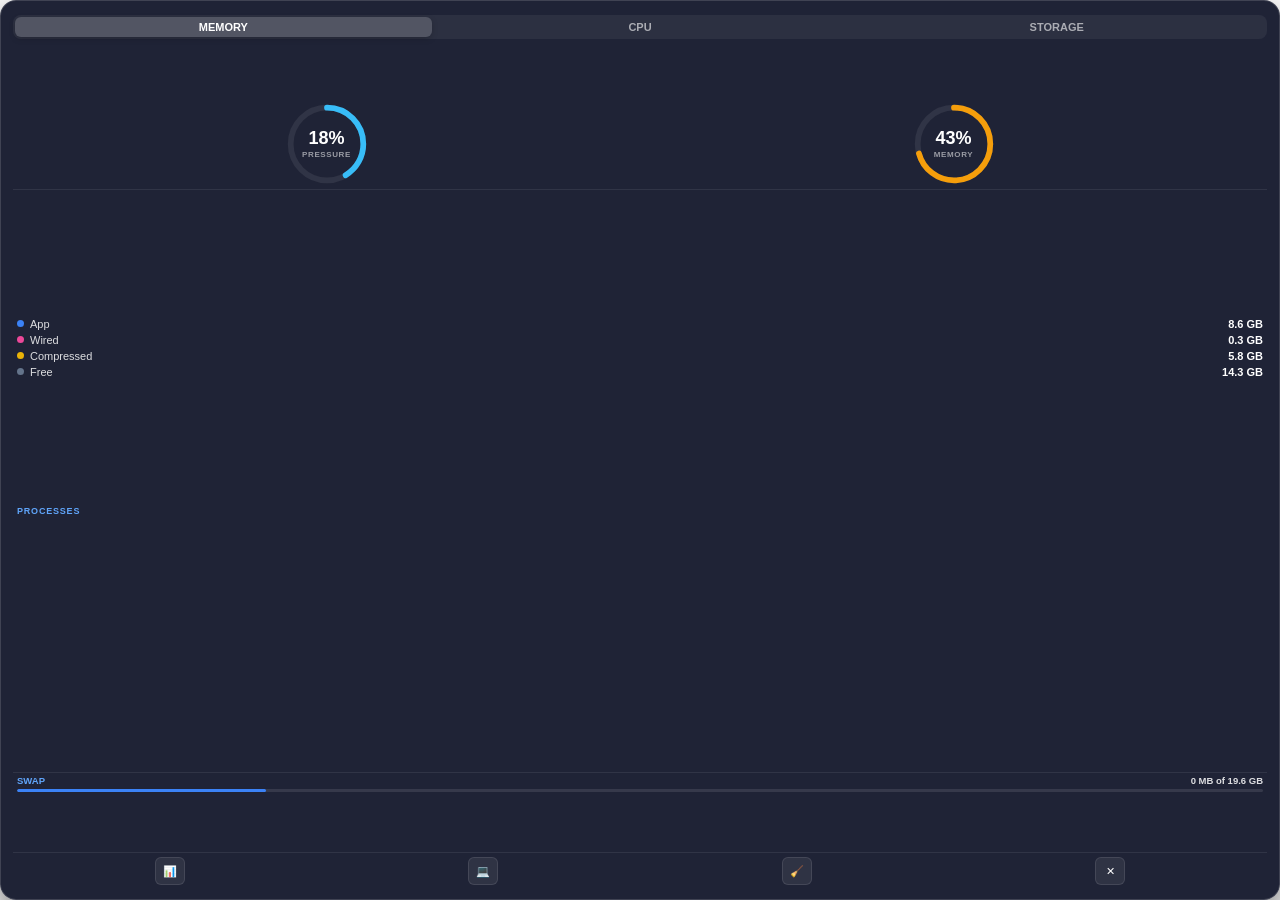
<file: config/waybar/scripts/istat.html>
<!DOCTYPE html>
<html lang="en">
<head>
    <meta charset="UTF-8">
    <meta name="viewport" content="width=device-width, initial-scale=1.0">
    <title>iStat Menus</title>
    <style>
        * {
            margin: 0;
            padding: 0;
            box-sizing: border-box;
            user-select: none;
            -webkit-user-select: none;
        }

        html, body {
            background-color: transparent !important;
            background: transparent !important;
            color: #f1f5f9;
            font-family: "SF Pro Display", "SF Pro Text", "SF Pro", -apple-system, sans-serif;
            overflow: hidden;
            width: 100%;
            height: 100%;
        }

        .card {
            background: rgba(22, 27, 46, 0.96);
            backdrop-filter: blur(30px);
            -webkit-backdrop-filter: blur(30px);
            border: 1px solid rgba(255, 255, 255, 0.15);
            border-radius: 16px;
            padding: 14px 12px;
            box-shadow: 0 16px 40px rgba(0, 0, 0, 0.6);
            display: flex;
            flex-direction: column;
            justify-content: space-between;
            width: 100%;
            height: 100%;
        }

        /* Top View Tabs */
        .tab-bar {
            display: flex;
            background: rgba(255, 255, 255, 0.06);
            border-radius: 8px;
            padding: 2px;
        }

        .tab-btn {
            flex: 1;
            text-align: center;
            padding: 4px 0;
            font-size: 11px;
            font-weight: 600;
            color: rgba(255, 255, 255, 0.6);
            border-radius: 6px;
            cursor: pointer;
            transition: all 0.2s ease;
        }

        .tab-btn.active {
            background: rgba(255, 255, 255, 0.18);
            color: #ffffff;
            box-shadow: 0 2px 6px rgba(0, 0, 0, 0.2);
        }

        .view-content {
            display: none;
            flex-direction: column;
            gap: 8px;
            flex: 1;
            justify-content: space-around;
        }

        .view-content.active {
            display: flex;
        }

        /* ================= RAM VIEW ================= */
        .gauges-container {
            display: flex;
            justify-content: space-around;
            align-items: center;
            padding: 2px 0;
            border-bottom: 1px solid rgba(255, 255, 255, 0.08);
        }

        .gauge-box {
            position: relative;
            width: 86px;
            height: 86px;
            display: flex;
            align-items: center;
            justify-content: center;
            flex-direction: column;
        }

        .gauge-box svg {
            position: absolute;
            top: 0;
            left: 0;
            width: 100%;
            height: 100%;
            transform: rotate(-90deg);
        }

        .gauge-bg {
            fill: none;
            stroke: rgba(255, 255, 255, 0.08);
            stroke-width: 6;
        }

        .gauge-pressure-bar {
            fill: none;
            stroke: #38bdf8;
            stroke-width: 6;
            stroke-linecap: round;
            stroke-dasharray: 238.76;
            stroke-dashoffset: 140;
            transition: stroke-dashoffset 0.6s ease;
        }

        .gauge-memory-bar {
            fill: none;
            stroke: #f59e0b;
            stroke-width: 6;
            stroke-linecap: round;
            stroke-dasharray: 238.76;
            stroke-dashoffset: 70;
            transition: stroke-dashoffset 0.6s ease;
        }

        .gauge-text {
            display: flex;
            flex-direction: column;
            align-items: center;
            justify-content: center;
            z-index: 2;
        }

        .gauge-pct {
            font-size: 18px;
            font-weight: 700;
            color: #ffffff;
        }

        .gauge-label {
            font-size: 8px;
            font-weight: 700;
            letter-spacing: 0.6px;
            color: rgba(255, 255, 255, 0.55);
            margin-top: 1px;
        }

        .mem-breakdown {
            display: flex;
            flex-direction: column;
            gap: 4px;
            font-size: 11px;
            padding: 0 4px;
        }

        .breakdown-row {
            display: flex;
            justify-content: space-between;
            align-items: center;
        }

        .row-left {
            display: flex;
            align-items: center;
            gap: 6px;
            color: rgba(255, 255, 255, 0.85);
            font-weight: 500;
        }

        .dot {
            width: 7px;
            height: 7px;
            border-radius: 50%;
        }

        .dot-blue { background-color: #3b82f6; }
        .dot-pink { background-color: #ec4899; }
        .dot-yellow { background-color: #eab308; }
        .dot-grey { background-color: #64748b; }

        .row-right {
            font-weight: 600;
            color: #ffffff;
        }

        /* ================= CPU VIEW ================= */
        .cpu-header {
            display: flex;
            justify-content: space-between;
            align-items: center;
            padding: 0 4px;
            font-size: 11.5px;
            font-weight: 600;
        }

        .cpu-title { color: #60a5fa; font-weight: 700; font-size: 12px; }
        .cpu-temp { color: rgba(255, 255, 255, 0.9); }

        .waveform-container {
            display: flex;
            align-items: flex-end;
            gap: 2px;
            height: 32px;
            background: rgba(255, 255, 255, 0.04);
            border-radius: 6px;
            padding: 4px;
            overflow: hidden;
        }

        .wave-bar {
            flex: 1;
            background: linear-gradient(0deg, #3b82f6 50%, #ec4899 50%);
            border-radius: 1px;
            min-height: 2px;
            transition: height 0.3s ease;
        }

        .cpu-split {
            display: flex;
            justify-content: space-between;
            font-size: 10px;
            font-weight: 600;
            padding: 0 4px;
            color: rgba(255, 255, 255, 0.8);
        }

        .cpu-split span { display: flex; align-items: center; gap: 4px; }

        .cores-row {
            display: flex;
            justify-content: space-between;
            align-items: center;
            padding: 2px 4px;
            border-top: 1px solid rgba(255, 255, 255, 0.08);
        }

        .core-circle {
            width: 20px;
            height: 20px;
            border-radius: 50%;
            border: 2px solid #38bdf8;
            display: flex;
            align-items: center;
            justify-content: center;
            font-size: 8px;
            font-weight: 700;
            color: #ffffff;
        }

        .gpu-card {
            display: flex;
            justify-content: space-around;
            align-items: center;
            background: rgba(255, 255, 255, 0.04);
            border-radius: 8px;
            padding: 4px;
        }

        .gpu-dial {
            display: flex;
            flex-direction: column;
            align-items: center;
            font-size: 9px;
            font-weight: 700;
        }

        .dial-circle {
            width: 32px;
            height: 32px;
            border-radius: 50%;
            border: 2px solid #38bdf8;
            display: flex;
            align-items: center;
            justify-content: center;
            font-size: 9px;
            color: #ffffff;
            margin-bottom: 2px;
        }

        .cpu-footer {
            display: flex;
            justify-content: space-between;
            font-size: 9.5px;
            font-weight: 500;
            color: rgba(255, 255, 255, 0.65);
            padding: 0 4px;
        }

        /* ================= SSD VIEW ================= */
        .ssd-header {
            display: flex;
            justify-content: space-between;
            align-items: center;
            padding: 0 4px;
        }

        .ssd-badge {
            width: 24px;
            height: 24px;
            border-radius: 50%;
            background: rgba(59, 130, 246, 0.2);
            border: 1.5px solid #3b82f6;
            color: #ffffff;
            display: flex;
            align-items: center;
            justify-content: center;
            font-size: 10px;
            font-weight: 700;
        }

        .ssd-info {
            display: flex;
            flex-direction: column;
            font-size: 11px;
        }

        .ssd-title { font-weight: 700; color: #ffffff; }
        .ssd-avail { font-size: 9.5px; color: rgba(255, 255, 255, 0.6); }

        .disk-speed-row {
            display: flex;
            justify-content: space-around;
            align-items: center;
            padding: 2px 0;
            font-size: 11.5px;
            font-weight: 700;
        }

        .speed-read { color: #ec4899; }
        .speed-write { color: #38bdf8; }

        .disk-wave {
            height: 34px;
            background: rgba(255, 255, 255, 0.04);
            border-radius: 6px;
            padding: 3px;
            display: flex;
            align-items: center;
            gap: 2px;
        }

        /* Shared Process List */
        .section-title {
            font-size: 9px;
            font-weight: 700;
            letter-spacing: 0.8px;
            color: #60a5fa;
            padding-left: 4px;
        }

        .processes-list {
            display: flex;
            flex-direction: column;
            gap: 3px;
            padding: 0 4px;
        }

        .process-item {
            display: flex;
            justify-content: space-between;
            align-items: center;
            font-size: 10px;
        }

        .process-name {
            display: flex;
            align-items: center;
            gap: 6px;
            color: rgba(255, 255, 255, 0.88);
            font-weight: 500;
            max-width: 170px;
            white-space: nowrap;
            overflow: hidden;
            text-overflow: ellipsis;
        }

        .process-size {
            font-weight: 600;
            color: #ffffff;
        }

        /* Swap Bar */
        .swap-section {
            display: flex;
            flex-direction: column;
            gap: 3px;
            padding: 2px 4px 0;
            border-top: 1px solid rgba(255, 255, 255, 0.08);
        }

        .swap-header {
            display: flex;
            justify-content: space-between;
            font-size: 9.5px;
            font-weight: 600;
        }

        .swap-label { color: #60a5fa; }
        .swap-val { color: rgba(255, 255, 255, 0.85); }

        .progress-bar-bg {
            width: 100%;
            height: 3.5px;
            background: rgba(255, 255, 255, 0.1);
            border-radius: 2px;
            overflow: hidden;
        }

        .progress-bar-fill {
            height: 100%;
            width: 20%;
            background: #3b82f6;
            border-radius: 2px;
        }

        /* Bottom Actions Dock */
        .bottom-dock {
            display: flex;
            justify-content: space-around;
            align-items: center;
            padding-top: 4px;
            border-top: 1px solid rgba(255, 255, 255, 0.08);
        }

        .dock-btn {
            background: rgba(255, 255, 255, 0.07);
            border: 1px solid rgba(255, 255, 255, 0.1);
            color: #ffffff;
            border-radius: 6px;
            width: 30px;
            height: 28px;
            display: flex;
            align-items: center;
            justify-content: center;
            cursor: pointer;
            font-size: 11px;
            transition: all 0.2s ease;
        }

        .dock-btn:hover {
            background: rgba(255, 255, 255, 0.2);
            transform: scale(1.08);
        }
    </style>
</head>
<body>
    <div class="card">
        <!-- Top Navigation Tabs -->
        <div class="tab-bar">
            <div id="tab-ram" class="tab-btn active" onclick="switchView('ram')">MEMORY</div>
            <div id="tab-cpu" class="tab-btn" onclick="switchView('cpu')">CPU</div>
            <div id="tab-ssd" class="tab-btn" onclick="switchView('ssd')">STORAGE</div>
        </div>

        <!-- ================= 1. MEMORY VIEW ================= -->
        <div id="view-ram" class="view-content active">
            <div class="gauges-container">
                <div class="gauge-box">
                    <svg viewBox="0 0 90 90">
                        <circle class="gauge-bg" cx="45" cy="45" r="38"></circle>
                        <circle id="pressure-circle" class="gauge-pressure-bar" cx="45" cy="45" r="38"></circle>
                    </svg>
                    <div class="gauge-text">
                        <span id="pressure-val" class="gauge-pct">18%</span>
                        <span class="gauge-label">PRESSURE</span>
                    </div>
                </div>

                <div class="gauge-box">
                    <svg viewBox="0 0 90 90">
                        <circle class="gauge-bg" cx="45" cy="45" r="38"></circle>
                        <circle id="memory-circle" class="gauge-memory-bar" cx="45" cy="45" r="38"></circle>
                    </svg>
                    <div class="gauge-text">
                        <span id="mem-val" class="gauge-pct">43%</span>
                        <span class="gauge-label">MEMORY</span>
                    </div>
                </div>
            </div>

            <div class="mem-breakdown">
                <div class="breakdown-row">
                    <div class="row-left"><span class="dot dot-blue"></span> App</div>
                    <div id="app-mem" class="row-right">8.6 GB</div>
                </div>
                <div class="breakdown-row">
                    <div class="row-left"><span class="dot dot-pink"></span> Wired</div>
                    <div id="wired-mem" class="row-right">0.3 GB</div>
                </div>
                <div class="breakdown-row">
                    <div class="row-left"><span class="dot dot-yellow"></span> Compressed</div>
                    <div id="compressed-mem" class="row-right">5.8 GB</div>
                </div>
                <div class="breakdown-row">
                    <div class="row-left"><span class="dot dot-grey"></span> Free</div>
                    <div id="free-mem" class="row-right">14.3 GB</div>
                </div>
            </div>

            <div class="section-title">PROCESSES</div>
            <div id="ram-proc-list" class="processes-list"></div>

            <div class="swap-section">
                <div class="swap-header">
                    <span class="swap-label">SWAP</span>
                    <span id="swap-val" class="swap-val">0 MB of 19.6 GB</span>
                </div>
                <div class="progress-bar-bg">
                    <div id="swap-fill" class="progress-bar-fill"></div>
                </div>
            </div>
        </div>

        <!-- ================= 2. CPU VIEW ================= -->
        <div id="view-cpu" class="view-content">
            <div class="cpu-header">
                <span class="cpu-title">CPU</span>
                <span id="cpu-freq-temp" class="cpu-temp">2.40 GHz, 48°</span>
            </div>

            <div id="waveform" class="waveform-container"></div>

            <div class="cpu-split">
                <span><span class="dot dot-blue"></span> User <b id="user-cpu">8%</b></span>
                <span><span class="dot dot-pink"></span> System <b id="sys-cpu">6%</b></span>
            </div>

            <div class="cores-row" id="cores-container"></div>

            <div class="section-title">PROCESSES</div>
            <div id="cpu-proc-list" class="processes-list"></div>

            <div class="gpu-card">
                <div class="gpu-dial">
                    <div class="dial-circle" id="gpu-util">0%</div>
                    <span>GPU</span>
                </div>
                <div class="gpu-dial">
                    <div class="dial-circle" id="gpu-mem">2%</div>
                    <span>MEM</span>
                </div>
                <div class="gpu-dial">
                    <div class="dial-circle" id="gpu-temp">51°</div>
                    <span>TMP</span>
                </div>
                <div class="gpu-dial">
                    <div class="dial-circle" id="gpu-ghz">0.4</div>
                    <span>GHZ</span>
                </div>
            </div>

            <div class="cpu-footer">
                <span>LOAD: <b id="load-avg">1.25 1.40 1.50</b></span>
                <span>UPTIME: <b id="uptime-val">0d 16h</b></span>
            </div>
        </div>

        <!-- ================= 3. SSD / STORAGE VIEW ================= -->
        <div id="view-ssd" class="view-content">
            <div class="ssd-header">
                <div style="display:flex; align-items:center; gap:8px;">
                    <div class="ssd-badge" id="ssd-pct-badge">44</div>
                    <div class="ssd-info">
                        <span class="ssd-title">Linux NVMe SSD</span>
                        <span id="ssd-avail" class="ssd-avail">245.9 GB available</span>
                    </div>
                </div>
                <div style="display:flex; gap:4px;">
                    <span class="dot dot-pink"></span>
                    <span class="dot dot-blue"></span>
                </div>
            </div>

            <div class="disk-speed-row">
                <span class="speed-read">● <span id="disk-read">116 KB/s</span> Read</span>
                <span class="speed-write">● <span id="disk-write">3.8 MB/s</span> Write</span>
            </div>

            <div id="disk-wave" class="disk-wave"></div>

            <div class="section-title">PROCESSES (I/O)</div>
            <div id="ssd-proc-list" class="processes-list"></div>
        </div>

        <!-- Bottom Actions Dock -->
        <div class="bottom-dock">
            <div class="dock-btn" onclick="sendAction('btop')" title="Activity Monitor">📊</div>
            <div class="dock-btn" onclick="sendAction('terminal')" title="Terminal">💻</div>
            <div class="dock-btn" onclick="sendAction('clean')" title="Sync & Clean RAM">🧹</div>
            <div class="dock-btn" onclick="sendAction('close')" title="Close">✕</div>
        </div>
    </div>

    <script>
        const CIRCLE_CIRCUMFERENCE = 2 * Math.PI * 38; // ~238.76

        function sendAction(action) {
            if (window.webkit && window.webkit.messageHandlers && window.webkit.messageHandlers.actionHandler) {
                window.webkit.messageHandlers.actionHandler.postMessage(action);
            }
        }

        function switchView(tab) {
            document.querySelectorAll('.tab-btn').forEach(b => b.classList.remove('active'));
            document.querySelectorAll('.view-content').forEach(v => v.classList.remove('active'));

            document.getElementById(`tab-${tab}`).classList.add('active');
            document.getElementById(`view-${tab}`).classList.add('active');
        }

        // Init wave bars
        const waveContainer = document.getElementById('waveform');
        for (let i = 0; i < 28; i++) {
            const bar = document.createElement('div');
            bar.className = 'wave-bar';
            bar.style.height = (Math.random() * 24 + 4) + 'px';
            waveContainer.appendChild(bar);
        }

        const diskWave = document.getElementById('disk-wave');
        for (let i = 0; i < 28; i++) {
            const bar = document.createElement('div');
            bar.className = 'wave-bar';
            bar.style.height = (Math.random() * 26 + 4) + 'px';
            diskWave.appendChild(bar);
        }

        // Init 8 core circles
        const coresContainer = document.getElementById('cores-container');
        for (let i = 1; i <= 8; i++) {
            const c = document.createElement('div');
            c.className = 'core-circle';
            c.id = `core-${i}`;
            c.innerText = `${i}`;
            coresContainer.appendChild(c);
        }

        window.updateStats = function(data) {
            if (!data) return;

            if (data.initial_tab && !window.tabInitialized) {
                switchView(data.initial_tab);
                window.tabInitialized = true;
            }

            // --- 1. RAM ---
            const pPct = data.pressure_pct || 0;
            document.getElementById('pressure-val').innerText = pPct + '%';
            const pOffset = CIRCLE_CIRCUMFERENCE - (pPct / 100) * CIRCLE_CIRCUMFERENCE;
            document.getElementById('pressure-circle').style.strokeDashoffset = pOffset;

            const mPct = data.mem_pct || 0;
            document.getElementById('mem-val').innerText = mPct + '%';
            const mOffset = CIRCLE_CIRCUMFERENCE - (mPct / 100) * CIRCLE_CIRCUMFERENCE;
            document.getElementById('memory-circle').style.strokeDashoffset = mOffset;

            document.getElementById('app-mem').innerText = data.app_mem;
            document.getElementById('wired-mem').innerText = data.wired_mem;
            document.getElementById('compressed-mem').innerText = data.compressed_mem;
            document.getElementById('free-mem').innerText = data.free_mem;

            document.getElementById('swap-val').innerText = `${data.swap_used} of ${data.swap_total}`;
            document.getElementById('swap-fill').style.width = Math.max(2, data.swap_pct) + '%';

            // --- 2. CPU ---
            if (data.cpu) {
                document.getElementById('cpu-freq-temp').innerText = `${data.cpu.freq} GHz, ${data.cpu.temp}°`;
                document.getElementById('user-cpu').innerText = data.cpu.user + '%';
                document.getElementById('sys-cpu').innerText = data.cpu.system + '%';
                document.getElementById('load-avg').innerText = data.cpu.load;
                document.getElementById('uptime-val').innerText = data.cpu.uptime;

                if (data.cpu.gpu) {
                    document.getElementById('gpu-util').innerText = data.cpu.gpu.util + '%';
                    document.getElementById('gpu-temp').innerText = data.cpu.gpu.temp + '°';
                }
            }

            // --- 3. SSD ---
            if (data.ssd) {
                document.getElementById('ssd-pct-badge').innerText = data.ssd.used_pct;
                document.getElementById('ssd-avail').innerText = `${data.ssd.available} available`;
                document.getElementById('disk-read').innerText = data.ssd.read_speed;
                document.getElementById('disk-write').innerText = data.ssd.write_speed;
            }

            // Update process list
            if (data.processes && data.processes.length > 0) {
                let html = '';
                data.processes.forEach(p => {
                    let icon = '⚡';
                    const lower = p.name.toLowerCase();
                    if (lower.includes('firefox') || lower.includes('chrome')) icon = '🌐';
                    else if (lower.includes('antigravity') || lower.includes('ide') || lower.includes('code')) icon = '💻';
                    else if (lower.includes('claude')) icon = '🤖';
                    else if (lower.includes('tablet') || lower.includes('vnc')) icon = '📱';
                    else if (lower.includes('node') || lower.includes('server')) icon = '⚙️';
                    else if (lower.includes('terminal') || lower.includes('kitty')) icon = '⌨️';

                    html += `
                        <div class="process-item">
                            <div class="process-name"><span class="process-icon">${icon}</span> ${p.name}</div>
                            <div class="process-size">${p.size}</div>
                        </div>
                    `;
                });
                document.getElementById('ram-proc-list').innerHTML = html;
                document.getElementById('cpu-proc-list').innerHTML = html;
                document.getElementById('ssd-proc-list').innerHTML = html;
            }
        };
    </script>
</body>
</html>
</file>
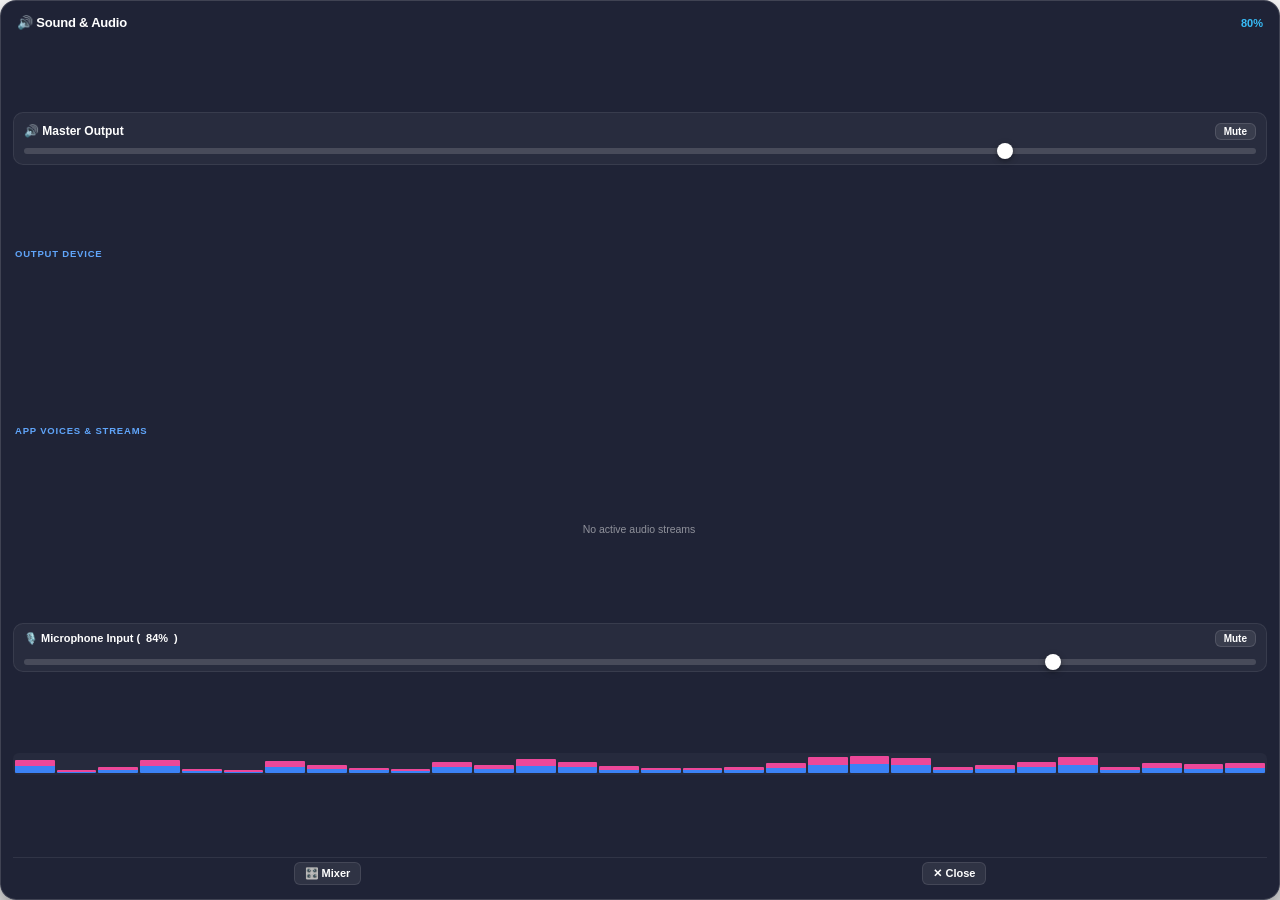
<file: config/waybar/scripts/sound.html>
<!DOCTYPE html>
<html lang="en">
<head>
    <meta charset="UTF-8">
    <meta name="viewport" content="width=device-width, initial-scale=1.0">
    <title>Sound Manager</title>
    <style>
        * {
            margin: 0;
            padding: 0;
            box-sizing: border-box;
            user-select: none;
            -webkit-user-select: none;
        }

        html, body {
            background-color: transparent !important;
            background: transparent !important;
            color: #f1f5f9;
            font-family: "SF Pro Display", "SF Pro Text", "SF Pro", -apple-system, sans-serif;
            overflow: hidden;
            width: 100%;
            height: 100%;
        }

        .card {
            background: rgba(22, 27, 46, 0.96);
            backdrop-filter: blur(30px);
            -webkit-backdrop-filter: blur(30px);
            border: 1px solid rgba(255, 255, 255, 0.15);
            border-radius: 16px;
            padding: 14px 12px;
            box-shadow: 0 16px 40px rgba(0, 0, 0, 0.6);
            display: flex;
            flex-direction: column;
            justify-content: space-between;
            width: 100%;
            height: 100%;
            gap: 10px;
        }

        /* Header */
        .header {
            display: flex;
            justify-content: space-between;
            align-items: center;
            padding: 0 4px;
        }

        .title {
            font-size: 13px;
            font-weight: 700;
            letter-spacing: -0.2px;
            color: #ffffff;
            display: flex;
            align-items: center;
            gap: 6px;
        }

        /* Master Slider Card */
        .volume-card {
            background: rgba(255, 255, 255, 0.04);
            border: 1px solid rgba(255, 255, 255, 0.08);
            border-radius: 10px;
            padding: 10px;
            display: flex;
            flex-direction: column;
            gap: 8px;
        }

        .vol-top {
            display: flex;
            justify-content: space-between;
            align-items: center;
            font-size: 12px;
            font-weight: 600;
        }

        .vol-label {
            display: flex;
            align-items: center;
            gap: 6px;
            color: #ffffff;
        }

        .vol-btn-mute {
            background: rgba(255, 255, 255, 0.08);
            border: 1px solid rgba(255, 255, 255, 0.12);
            color: #ffffff;
            border-radius: 6px;
            padding: 2px 8px;
            font-size: 10px;
            font-weight: 600;
            cursor: pointer;
            transition: all 0.2s ease;
        }

        .vol-btn-mute:hover {
            background: rgba(255, 255, 255, 0.2);
        }

        .vol-btn-mute.muted {
            background: rgba(239, 68, 68, 0.25);
            border-color: #ef4444;
            color: #f87171;
        }

        /* Custom Slider Range */
        .slider-container {
            width: 100%;
            display: flex;
            align-items: center;
        }

        .custom-range {
            -webkit-appearance: none;
            width: 100%;
            height: 6px;
            border-radius: 3px;
            background: rgba(255, 255, 255, 0.15);
            outline: none;
            transition: all 0.2s ease;
        }

        .custom-range::-webkit-slider-thumb {
            -webkit-appearance: none;
            appearance: none;
            width: 16px;
            height: 16px;
            border-radius: 50%;
            background: #ffffff;
            cursor: pointer;
            box-shadow: 0 2px 6px rgba(0, 0, 0, 0.4);
            transition: transform 0.1s ease;
        }

        .custom-range::-webkit-slider-thumb:hover {
            transform: scale(1.15);
        }

        /* Section Titles */
        .section-title {
            font-size: 9.5px;
            font-weight: 700;
            letter-spacing: 0.8px;
            color: #60a5fa;
            padding-left: 2px;
            margin-top: 2px;
        }

        /* Devices List */
        .devices-list {
            display: flex;
            flex-direction: column;
            gap: 4px;
        }

        .device-item {
            display: flex;
            justify-content: space-between;
            align-items: center;
            background: rgba(255, 255, 255, 0.04);
            border: 1px solid rgba(255, 255, 255, 0.06);
            border-radius: 8px;
            padding: 6px 8px;
            font-size: 11px;
            cursor: pointer;
            transition: all 0.2s ease;
        }

        .device-item:hover {
            background: rgba(255, 255, 255, 0.12);
        }

        .device-item.active {
            background: rgba(59, 130, 246, 0.15);
            border-color: rgba(59, 130, 246, 0.4);
            color: #ffffff;
        }

        .dev-left {
            display: flex;
            align-items: center;
            gap: 7px;
            font-weight: 500;
            max-width: 220px;
            white-space: nowrap;
            overflow: hidden;
            text-overflow: ellipsis;
        }

        .check-dot {
            color: #3b82f6;
            font-weight: 700;
            font-size: 13px;
        }

        /* App Voices Section */
        .apps-list {
            display: flex;
            flex-direction: column;
            gap: 6px;
            max-height: 110px;
            overflow-y: auto;
            padding-right: 2px;
        }

        .apps-list::-webkit-scrollbar { width: 4px; }
        .apps-list::-webkit-scrollbar-thumb { background: rgba(255, 255, 255, 0.2); border-radius: 2px; }

        .app-item {
            display: flex;
            flex-direction: column;
            gap: 4px;
            background: rgba(255, 255, 255, 0.04);
            border: 1px solid rgba(255, 255, 255, 0.06);
            border-radius: 8px;
            padding: 6px 8px;
        }

        .app-header {
            display: flex;
            justify-content: space-between;
            align-items: center;
            font-size: 10.5px;
            font-weight: 600;
        }

        .app-title {
            display: flex;
            align-items: center;
            gap: 5px;
            color: rgba(255, 255, 255, 0.9);
        }

        /* Equalizer Waveform */
        .waveform {
            display: flex;
            align-items: flex-end;
            gap: 2px;
            height: 22px;
            background: rgba(255, 255, 255, 0.03);
            border-radius: 6px;
            padding: 2px;
            overflow: hidden;
        }

        .wave-bar {
            flex: 1;
            background: linear-gradient(0deg, #3b82f6 50%, #ec4899 50%);
            border-radius: 1px;
            min-height: 2px;
            transition: height 0.2s ease;
        }

        /* Bottom Actions Dock */
        .bottom-dock {
            display: flex;
            justify-content: space-around;
            align-items: center;
            padding-top: 4px;
            border-top: 1px solid rgba(255, 255, 255, 0.08);
        }

        .dock-btn {
            background: rgba(255, 255, 255, 0.07);
            border: 1px solid rgba(255, 255, 255, 0.1);
            color: #ffffff;
            border-radius: 6px;
            padding: 4px 10px;
            font-size: 11px;
            font-weight: 600;
            display: flex;
            align-items: center;
            gap: 5px;
            cursor: pointer;
            transition: all 0.2s ease;
        }

        .dock-btn:hover {
            background: rgba(255, 255, 255, 0.2);
            transform: scale(1.05);
        }
    </style>
</head>
<body>
    <div class="card">
        <!-- Header -->
        <div class="header">
            <span class="title">🔊 Sound & Audio</span>
            <span id="master-vol-badge" style="font-size:11px; font-weight:700; color:#38bdf8;">80%</span>
        </div>

        <!-- Master Output Slider -->
        <div class="volume-card">
            <div class="vol-top">
                <span class="vol-label">🔊 Master Output</span>
                <button id="btn-master-mute" class="vol-btn-mute" onclick="sendAction('toggle_master_mute')">Mute</button>
            </div>
            <div class="slider-container">
                <input type="range" id="master-slider" class="custom-range" min="0" max="100" value="80" oninput="onMasterVolChange(this.value)">
            </div>
        </div>

        <!-- Output Devices -->
        <div class="section-title">OUTPUT DEVICE</div>
        <div class="devices-list" id="sinks-list"></div>

        <!-- Per-App Voice Controls -->
        <div class="section-title">APP VOICES & STREAMS</div>
        <div class="apps-list" id="apps-list">
            <div style="text-align:center; padding:6px; font-size:10.5px; color:rgba(255,255,255,0.5);">No active audio streams</div>
        </div>

        <!-- Microphone Input -->
        <div class="volume-card" style="padding:6px 10px;">
            <div class="vol-top" style="font-size:11px;">
                <span class="vol-label">🎙️ Microphone Input (<span id="mic-val">84%</span>)</span>
                <button id="btn-mic-mute" class="vol-btn-mute" onclick="sendAction('toggle_mic_mute')">Mute</button>
            </div>
            <div class="slider-container" style="margin-top:4px;">
                <input type="range" id="mic-slider" class="custom-range" min="0" max="100" value="84" oninput="onMicVolChange(this.value)">
            </div>
        </div>

        <!-- Live Waveform -->
        <div class="waveform" id="waveform"></div>

        <!-- Bottom Actions Dock -->
        <div class="bottom-dock">
            <div class="dock-btn" onclick="sendAction('pavucontrol')">🎛️ Mixer</div>
            <div class="dock-btn" onclick="sendAction('close')">✕ Close</div>
        </div>
    </div>

    <script>
        function sendAction(action, payload) {
            if (window.webkit && window.webkit.messageHandlers && window.webkit.messageHandlers.actionHandler) {
                const msg = payload !== undefined ? `${action}:${payload}` : action;
                window.webkit.messageHandlers.actionHandler.postMessage(msg);
            }
        }

        function onMasterVolChange(val) {
            document.getElementById('master-vol-badge').innerText = val + '%';
            sendAction('set_master_volume', val);
        }

        function onMicVolChange(val) {
            document.getElementById('mic-val').innerText = val + '%';
            sendAction('set_mic_volume', val);
        }

        function onAppVolChange(id, val) {
            sendAction('set_app_volume', `${id}:${val}`);
        }

        function toggleAppMute(id) {
            sendAction('toggle_app_mute', id);
        }

        function switchSink(id) {
            sendAction('switch_sink', id);
        }

        // Init wave bars
        const waveContainer = document.getElementById('waveform');
        for (let i = 0; i < 30; i++) {
            const bar = document.createElement('div');
            bar.className = 'wave-bar';
            bar.style.height = (Math.random() * 16 + 2) + 'px';
            waveContainer.appendChild(bar);
        }

        window.updateStats = function(data) {
            if (!data) return;

            // Master Volume
            if (data.master) {
                const vol = data.master.volume || 0;
                document.getElementById('master-vol-badge').innerText = vol + '%';
                if (!document.getElementById('master-slider').matches(':active')) {
                    document.getElementById('master-slider').value = vol;
                }
                const muteBtn = document.getElementById('btn-master-mute');
                if (data.master.muted) {
                    muteBtn.classList.add('muted');
                    muteBtn.innerText = 'Unmute';
                } else {
                    muteBtn.classList.remove('muted');
                    muteBtn.innerText = 'Mute';
                }
            }

            // Microphone
            if (data.mic) {
                const mvol = data.mic.volume || 0;
                document.getElementById('mic-val').innerText = mvol + '%';
                if (!document.getElementById('mic-slider').matches(':active')) {
                    document.getElementById('mic-slider').value = mvol;
                }
                const micMuteBtn = document.getElementById('btn-mic-mute');
                if (data.mic.muted) {
                    micMuteBtn.classList.add('muted');
                    micMuteBtn.innerText = 'Unmute';
                } else {
                    micMuteBtn.classList.remove('muted');
                    micMuteBtn.innerText = 'Mute';
                }
            }

            // Sinks / Output Devices List
            if (data.sinks && data.sinks.length > 0) {
                let html = '';
                data.sinks.forEach(sink => {
                    let icon = '🔊';
                    const lower = sink.name.toLowerCase();
                    if (lower.includes('headset') || lower.includes('headphone')) icon = '🎧';
                    else if (lower.includes('hdmi') || lower.includes('displayport')) icon = '📺';
                    else if (lower.includes('speaker')) icon = '🔊';

                    html += `
                        <div class="device-item ${sink.is_default ? 'active' : ''}" onclick="switchSink('${sink.id}')">
                            <div class="dev-left">
                                <span>${icon}</span>
                                <span>${sink.name}</span>
                            </div>
                            ${sink.is_default ? '<span class="check-dot">✓</span>' : ''}
                        </div>
                    `;
                });
                document.getElementById('sinks-list').innerHTML = html;
            }

            // App Voices Streams List
            if (data.apps && data.apps.length > 0) {
                let html = '';
                data.apps.forEach(app => {
                    let icon = '🎵';
                    const lower = app.name.toLowerCase();
                    if (lower.includes('firefox') || lower.includes('chrome')) icon = '🌐';
                    else if (lower.includes('obs')) icon = '📹';
                    else if (lower.includes('spotify') || lower.includes('music')) icon = '🎧';
                    else if (lower.includes('discord')) icon = '💬';

                    html += `
                        <div class="app-item">
                            <div class="app-header">
                                <span class="app-title"><span>${icon}</span> ${app.name}</span>
                                <span style="font-size:9.5px; opacity:0.8;">${app.volume}%</span>
                            </div>
                            <div style="display:flex; align-items:center; gap:6px;">
                                <input type="range" class="custom-range" min="0" max="100" value="${app.volume}" oninput="onAppVolChange('${app.id}', this.value)">
                                <button class="vol-btn-mute ${app.muted ? 'muted' : ''}" style="font-size:9px; padding:1px 5px;" onclick="toggleAppMute('${app.id}')">${app.muted ? '🔇' : '🔊'}</button>
                            </div>
                        </div>
                    `;
                });
                document.getElementById('apps-list').innerHTML = html;
            } else {
                document.getElementById('apps-list').innerHTML = '<div style="text-align:center; padding:6px; font-size:10.5px; color:rgba(255,255,255,0.5);">No active audio streams</div>';
            }
        };
    </script>
</body>
</html>
</file>
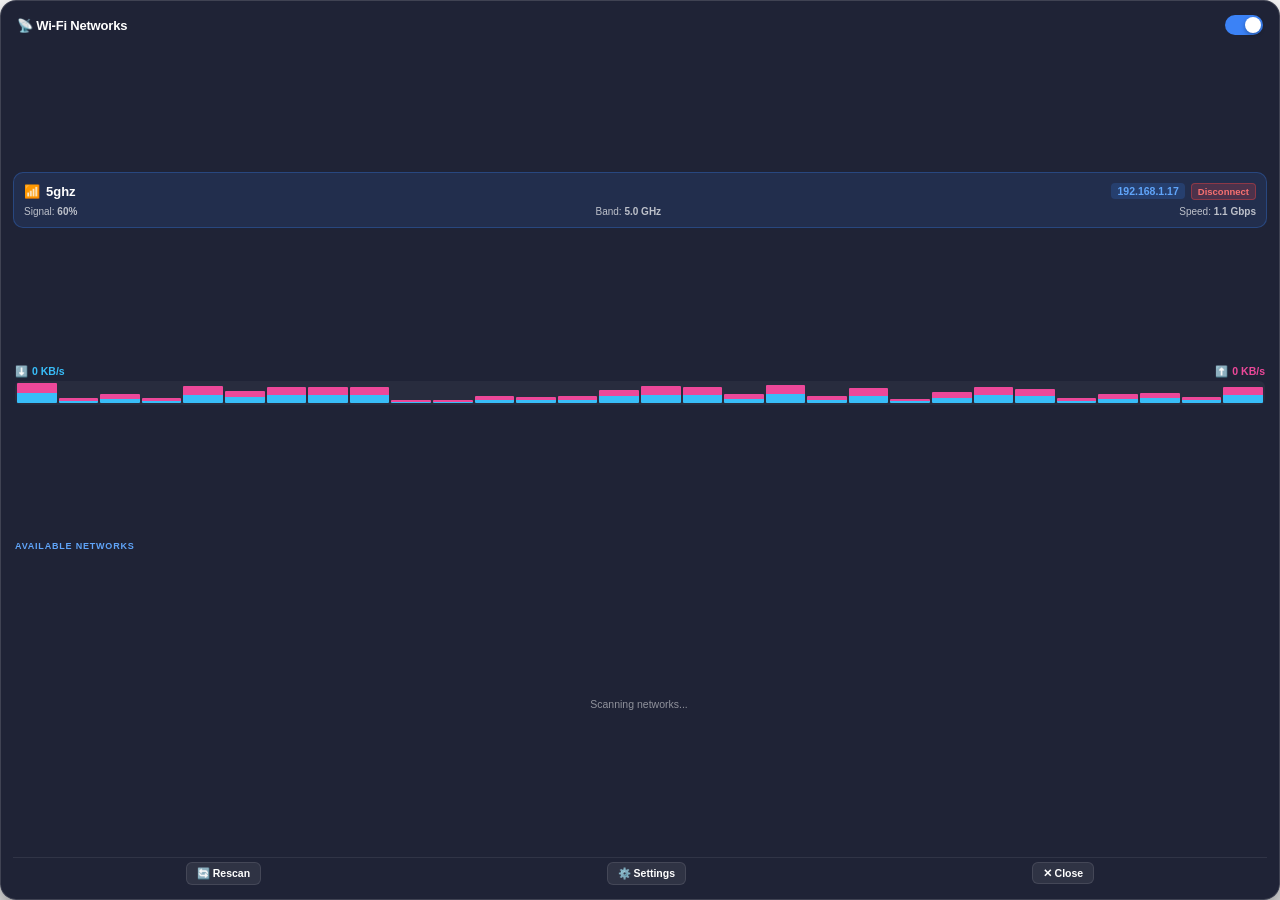
<file: config/waybar/scripts/wifi.html>
<!DOCTYPE html>
<html lang="en">
<head>
    <meta charset="UTF-8">
    <meta name="viewport" content="width=device-width, initial-scale=1.0">
    <title>Wi-Fi Manager</title>
    <style>
        * {
            margin: 0;
            padding: 0;
            box-sizing: border-box;
            user-select: none;
            -webkit-user-select: none;
        }

        html, body {
            background-color: transparent !important;
            background: transparent !important;
            color: #f1f5f9;
            font-family: "SF Pro Display", "SF Pro Text", "SF Pro", -apple-system, sans-serif;
            overflow: hidden;
            width: 100%;
            height: 100%;
        }

        .card {
            background: rgba(22, 27, 46, 0.96);
            backdrop-filter: blur(30px);
            -webkit-backdrop-filter: blur(30px);
            border: 1px solid rgba(255, 255, 255, 0.15);
            border-radius: 16px;
            padding: 14px 12px;
            box-shadow: 0 16px 40px rgba(0, 0, 0, 0.6);
            display: flex;
            flex-direction: column;
            justify-content: space-between;
            width: 100%;
            height: 100%;
            gap: 8px;
        }

        /* Header & Toggle */
        .header {
            display: flex;
            justify-content: space-between;
            align-items: center;
            padding: 0 4px;
        }

        .title {
            font-size: 13px;
            font-weight: 700;
            letter-spacing: -0.2px;
            color: #ffffff;
            display: flex;
            align-items: center;
            gap: 6px;
        }

        /* macOS Toggle Switch */
        .switch {
            position: relative;
            display: inline-block;
            width: 38px;
            height: 20px;
        }

        .switch input { opacity: 0; width: 0; height: 0; }

        .slider {
            position: absolute;
            cursor: pointer;
            top: 0; left: 0; right: 0; bottom: 0;
            background-color: rgba(255, 255, 255, 0.2);
            transition: .3s;
            border-radius: 20px;
        }

        .slider:before {
            position: absolute;
            content: "";
            height: 16px;
            width: 16px;
            left: 2px;
            bottom: 2px;
            background-color: white;
            transition: .3s;
            border-radius: 50%;
            box-shadow: 0 2px 4px rgba(0,0,0,0.3);
        }

        input:checked + .slider { background-color: #3b82f6; }
        input:checked + .slider:before { transform: translateX(18px); }

        /* Connected Card */
        .conn-card {
            background: rgba(59, 130, 246, 0.12);
            border: 1px solid rgba(59, 130, 246, 0.3);
            border-radius: 10px;
            padding: 10px;
            display: flex;
            flex-direction: column;
            gap: 6px;
        }

        .conn-top {
            display: flex;
            justify-content: space-between;
            align-items: center;
        }

        .conn-ssid {
            font-size: 13px;
            font-weight: 700;
            color: #ffffff;
            display: flex;
            align-items: center;
            gap: 6px;
        }

        .conn-right {
            display: flex;
            align-items: center;
            gap: 6px;
        }

        .conn-ip {
            font-size: 10.5px;
            font-weight: 600;
            color: #60a5fa;
            background: rgba(59, 130, 246, 0.2);
            padding: 2px 6px;
            border-radius: 4px;
        }

        .btn-disconnect {
            background: rgba(239, 68, 68, 0.2);
            border: 1px solid rgba(239, 68, 68, 0.4);
            color: #f87171;
            border-radius: 4px;
            padding: 2px 6px;
            font-size: 9.5px;
            font-weight: 600;
            cursor: pointer;
            transition: all 0.2s ease;
        }

        .btn-disconnect:hover {
            background: #ef4444;
            color: #ffffff;
        }

        .conn-details {
            display: flex;
            justify-content: space-between;
            font-size: 10px;
            color: rgba(255, 255, 255, 0.7);
            font-weight: 500;
        }

        /* Status Banner */
        .status-banner {
            display: none;
            background: rgba(59, 130, 246, 0.2);
            border: 1px solid rgba(59, 130, 246, 0.4);
            border-radius: 6px;
            padding: 6px;
            font-size: 10.5px;
            font-weight: 600;
            color: #ffffff;
            text-align: center;
        }

        /* Inline Password Prompt */
        .password-box {
            display: none;
            flex-direction: column;
            gap: 6px;
            background: rgba(255, 255, 255, 0.08);
            border: 1px solid rgba(59, 130, 246, 0.4);
            border-radius: 8px;
            padding: 8px;
        }

        .password-title {
            font-size: 10.5px;
            font-weight: 600;
            color: #60a5fa;
        }

        .password-input {
            width: 100%;
            background: rgba(0, 0, 0, 0.4);
            border: 1px solid rgba(255, 255, 255, 0.2);
            border-radius: 6px;
            padding: 6px 8px;
            color: #ffffff;
            font-size: 11.5px;
            outline: none;
        }

        .password-input:focus {
            border-color: #3b82f6;
        }

        .password-actions {
            display: flex;
            justify-content: flex-end;
            gap: 6px;
        }

        .btn-pwd-cancel {
            background: rgba(255, 255, 255, 0.1);
            border: 1px solid rgba(255, 255, 255, 0.15);
            color: #ffffff;
            border-radius: 4px;
            padding: 4px 8px;
            font-size: 10px;
            font-weight: 600;
            cursor: pointer;
        }

        .btn-pwd-connect {
            background: #3b82f6;
            border: 1px solid #60a5fa;
            color: #ffffff;
            border-radius: 4px;
            padding: 4px 10px;
            font-size: 10px;
            font-weight: 600;
            cursor: pointer;
        }

        /* Live Speeds & Wave */
        .speed-section {
            display: flex;
            flex-direction: column;
            gap: 3px;
            padding: 0 2px;
        }

        .speed-row {
            display: flex;
            justify-content: space-between;
            font-size: 10.5px;
            font-weight: 600;
        }

        .speed-down { color: #38bdf8; display: flex; align-items: center; gap: 4px; }
        .speed-up { color: #ec4899; display: flex; align-items: center; gap: 4px; }

        .waveform {
            display: flex;
            align-items: flex-end;
            gap: 2px;
            height: 24px;
            background: rgba(255, 255, 255, 0.04);
            border-radius: 6px;
            padding: 2px;
            overflow: hidden;
        }

        .wave-bar {
            flex: 1;
            background: linear-gradient(0deg, #38bdf8 50%, #ec4899 50%);
            border-radius: 1px;
            min-height: 2px;
            transition: height 0.3s ease;
        }

        /* Available Networks List */
        .section-title {
            font-size: 9px;
            font-weight: 700;
            letter-spacing: 0.8px;
            color: #60a5fa;
            padding-left: 2px;
        }

        .networks-list {
            display: flex;
            flex-direction: column;
            gap: 4px;
            max-height: 120px;
            overflow-y: auto;
            padding-right: 2px;
        }

        .networks-list::-webkit-scrollbar { width: 4px; }
        .networks-list::-webkit-scrollbar-thumb { background: rgba(255, 255, 255, 0.2); border-radius: 2px; }

        .network-item {
            display: flex;
            justify-content: space-between;
            align-items: center;
            background: rgba(255, 255, 255, 0.04);
            border: 1px solid rgba(255, 255, 255, 0.06);
            border-radius: 8px;
            padding: 5px 8px;
            font-size: 10.5px;
            cursor: pointer;
            transition: all 0.2s ease;
        }

        .network-item:hover {
            background: rgba(255, 255, 255, 0.12);
            border-color: rgba(255, 255, 255, 0.15);
        }

        .net-left {
            display: flex;
            align-items: center;
            gap: 7px;
            font-weight: 500;
            max-width: 170px;
            white-space: nowrap;
            overflow: hidden;
            text-overflow: ellipsis;
        }

        .net-right {
            display: flex;
            align-items: center;
            gap: 6px;
        }

        .btn-connect {
            background: rgba(59, 130, 246, 0.25);
            border: 1px solid rgba(59, 130, 246, 0.4);
            color: #60a5fa;
            border-radius: 4px;
            padding: 2px 6px;
            font-size: 9.5px;
            font-weight: 600;
            cursor: pointer;
            transition: all 0.2s ease;
        }

        .btn-connect:hover {
            background: #3b82f6;
            color: #ffffff;
        }

        /* Bottom Actions Dock */
        .bottom-dock {
            display: flex;
            justify-content: space-around;
            align-items: center;
            padding-top: 4px;
            border-top: 1px solid rgba(255, 255, 255, 0.08);
        }

        .dock-btn {
            background: rgba(255, 255, 255, 0.07);
            border: 1px solid rgba(255, 255, 255, 0.1);
            color: #ffffff;
            border-radius: 6px;
            padding: 4px 10px;
            font-size: 10.5px;
            font-weight: 600;
            display: flex;
            align-items: center;
            gap: 5px;
            cursor: pointer;
            transition: all 0.2s ease;
        }

        .dock-btn:hover {
            background: rgba(255, 255, 255, 0.2);
            transform: scale(1.05);
        }
    </style>
</head>
<body>
    <div class="card">
        <!-- Header -->
        <div class="header">
            <span class="title">📡 Wi-Fi Networks</span>
            <label class="switch">
                <input type="checkbox" id="wifi-toggle" checked onchange="toggleWifi(this.checked)">
                <span class="slider"></span>
            </label>
        </div>

        <!-- Status Banner -->
        <div id="status-banner" class="status-banner"></div>

        <!-- Inline Password Box -->
        <div id="password-box" class="password-box">
            <span class="password-title" id="pwd-ssid-label">Enter Password for Wi-Fi:</span>
            <input type="password" id="pwd-input" class="password-input" placeholder="Wi-Fi Password" onkeydown="if(event.key==='Enter') submitPassword()">
            <div class="password-actions">
                <button class="btn-pwd-cancel" onclick="cancelPassword()">Cancel</button>
                <button class="btn-pwd-connect" onclick="submitPassword()">Connect</button>
            </div>
        </div>

        <!-- Connected Card -->
        <div class="conn-card" id="conn-card">
            <div class="conn-top">
                <span class="conn-ssid">📶 <span id="active-ssid">5ghz</span></span>
                <div class="conn-right">
                    <span class="conn-ip" id="active-ip">192.168.1.17</span>
                    <button class="btn-disconnect" onclick="sendAction('disconnect')">Disconnect</button>
                </div>
            </div>
            <div class="conn-details">
                <span>Signal: <b id="active-signal">60%</b></span>
                <span>Band: <b id="active-band">5.0 GHz</b></span>
                <span>Speed: <b id="active-rate">1.1 Gbps</b></span>
            </div>
        </div>

        <!-- Live Traffic Speeds -->
        <div class="speed-section">
            <div class="speed-row">
                <span class="speed-down">⬇️ <span id="speed-down">0 KB/s</span></span>
                <span class="speed-up">⬆️ <span id="speed-up">0 KB/s</span></span>
            </div>
            <div class="waveform" id="waveform"></div>
        </div>

        <!-- Available Networks -->
        <div class="section-title">AVAILABLE NETWORKS</div>
        <div class="networks-list" id="networks-list">
            <div style="text-align:center; padding:10px; font-size:10.5px; color:rgba(255,255,255,0.5);">Scanning networks...</div>
        </div>

        <!-- Bottom Actions Dock -->
        <div class="bottom-dock">
            <div class="dock-btn" onclick="sendAction('rescan')">🔄 Rescan</div>
            <div class="dock-btn" onclick="sendAction('settings')">⚙️ Settings</div>
            <div class="dock-btn" onclick="sendAction('close')">✕ Close</div>
        </div>
    </div>

    <script>
        let currentTargetSSID = '';
        let knownSavedNetworks = [];

        function sendAction(action, payload) {
            if (window.webkit && window.webkit.messageHandlers && window.webkit.messageHandlers.actionHandler) {
                const msg = payload !== undefined ? `${action}:${payload}` : action;
                window.webkit.messageHandlers.actionHandler.postMessage(msg);
            }
        }

        function toggleWifi(enabled) {
            sendAction(enabled ? 'wifi_on' : 'wifi_off');
        }

        function showStatus(text, isError) {
            const banner = document.getElementById('status-banner');
            banner.innerText = text;
            banner.style.display = 'block';
            banner.style.borderColor = isError ? '#ef4444' : '#3b82f6';
            banner.style.background = isError ? 'rgba(239, 68, 68, 0.25)' : 'rgba(59, 130, 246, 0.25)';
            setTimeout(() => { banner.style.display = 'none'; }, 4000);
        }

        function handleConnectClick(ssid, isSecured) {
            currentTargetSSID = ssid;
            // Check if network is saved or open
            if (!isSecured || knownSavedNetworks.includes(ssid)) {
                showStatus(`Connecting to ${ssid}...`, false);
                sendAction('connect_saved', ssid);
            } else {
                // Show password prompt
                document.getElementById('pwd-ssid-label').innerText = `Enter Password for "${ssid}":`;
                document.getElementById('pwd-input').value = '';
                document.getElementById('password-box').style.display = 'flex';
                document.getElementById('pwd-input').focus();
            }
        }

        function cancelPassword() {
            document.getElementById('password-box').style.display = 'none';
            currentTargetSSID = '';
        }

        function submitPassword() {
            const pwd = document.getElementById('pwd-input').value;
            if (!pwd) return;
            document.getElementById('password-box').style.display = 'none';
            showStatus(`Connecting to ${currentTargetSSID}...`, false);
            sendAction('connect_with_password', `${currentTargetSSID}::${pwd}`);
        }

        // Init wave bars
        const waveContainer = document.getElementById('waveform');
        for (let i = 0; i < 30; i++) {
            const bar = document.createElement('div');
            bar.className = 'wave-bar';
            bar.style.height = (Math.random() * 18 + 2) + 'px';
            waveContainer.appendChild(bar);
        }

        window.updateStats = function(data) {
            if (!data) return;

            document.getElementById('wifi-toggle').checked = data.enabled;
            knownSavedNetworks = data.saved_networks || [];

            if (data.connected && data.connected.ssid) {
                document.getElementById('conn-card').style.display = 'flex';
                document.getElementById('active-ssid').innerText = data.connected.ssid;
                document.getElementById('active-ip').innerText = data.connected.ip || 'No IP';
                document.getElementById('active-signal').innerText = data.connected.signal + '%';
                document.getElementById('active-band').innerText = data.connected.band || '5.0 GHz';
                document.getElementById('active-rate').innerText = data.connected.rate || 'Auto';
            } else {
                document.getElementById('conn-card').style.display = 'none';
            }

            // Speeds
            if (data.speed) {
                document.getElementById('speed-down').innerText = data.speed.down;
                document.getElementById('speed-up').innerText = data.speed.up;
            }

            // Networks List
            if (data.networks && data.networks.length > 0) {
                let html = '';
                data.networks.forEach(net => {
                    const isConnected = data.connected && data.connected.ssid === net.ssid;
                    const isSecured = net.security.includes('WPA');
                    const secIcon = isSecured ? '🔒' : '🔓';
                    const isSaved = knownSavedNetworks.includes(net.ssid);

                    html += `
                        <div class="network-item" onclick="handleConnectClick('${net.ssid}', ${isSecured})">
                            <div class="net-left">
                                <span>📶</span>
                                <span>${net.ssid}</span>
                            </div>
                            <div class="net-right">
                                <span style="font-size:9.5px; opacity:0.6;">${net.signal}%</span>
                                <span style="font-size:10px;">${secIcon}</span>
                                ${isConnected 
                                    ? '<span style="color:#a6e3a1; font-weight:700; font-size:10px;">Connected</span>' 
                                    : `<button class="btn-connect" onclick="event.stopPropagation(); handleConnectClick('${net.ssid}', ${isSecured})">${isSaved ? 'Connect' : 'Join'}</button>`
                                }
                            </div>
                        </div>
                    `;
                });
                document.getElementById('networks-list').innerHTML = html;
            }
        };
    </script>
</body>
</html>
</file>
